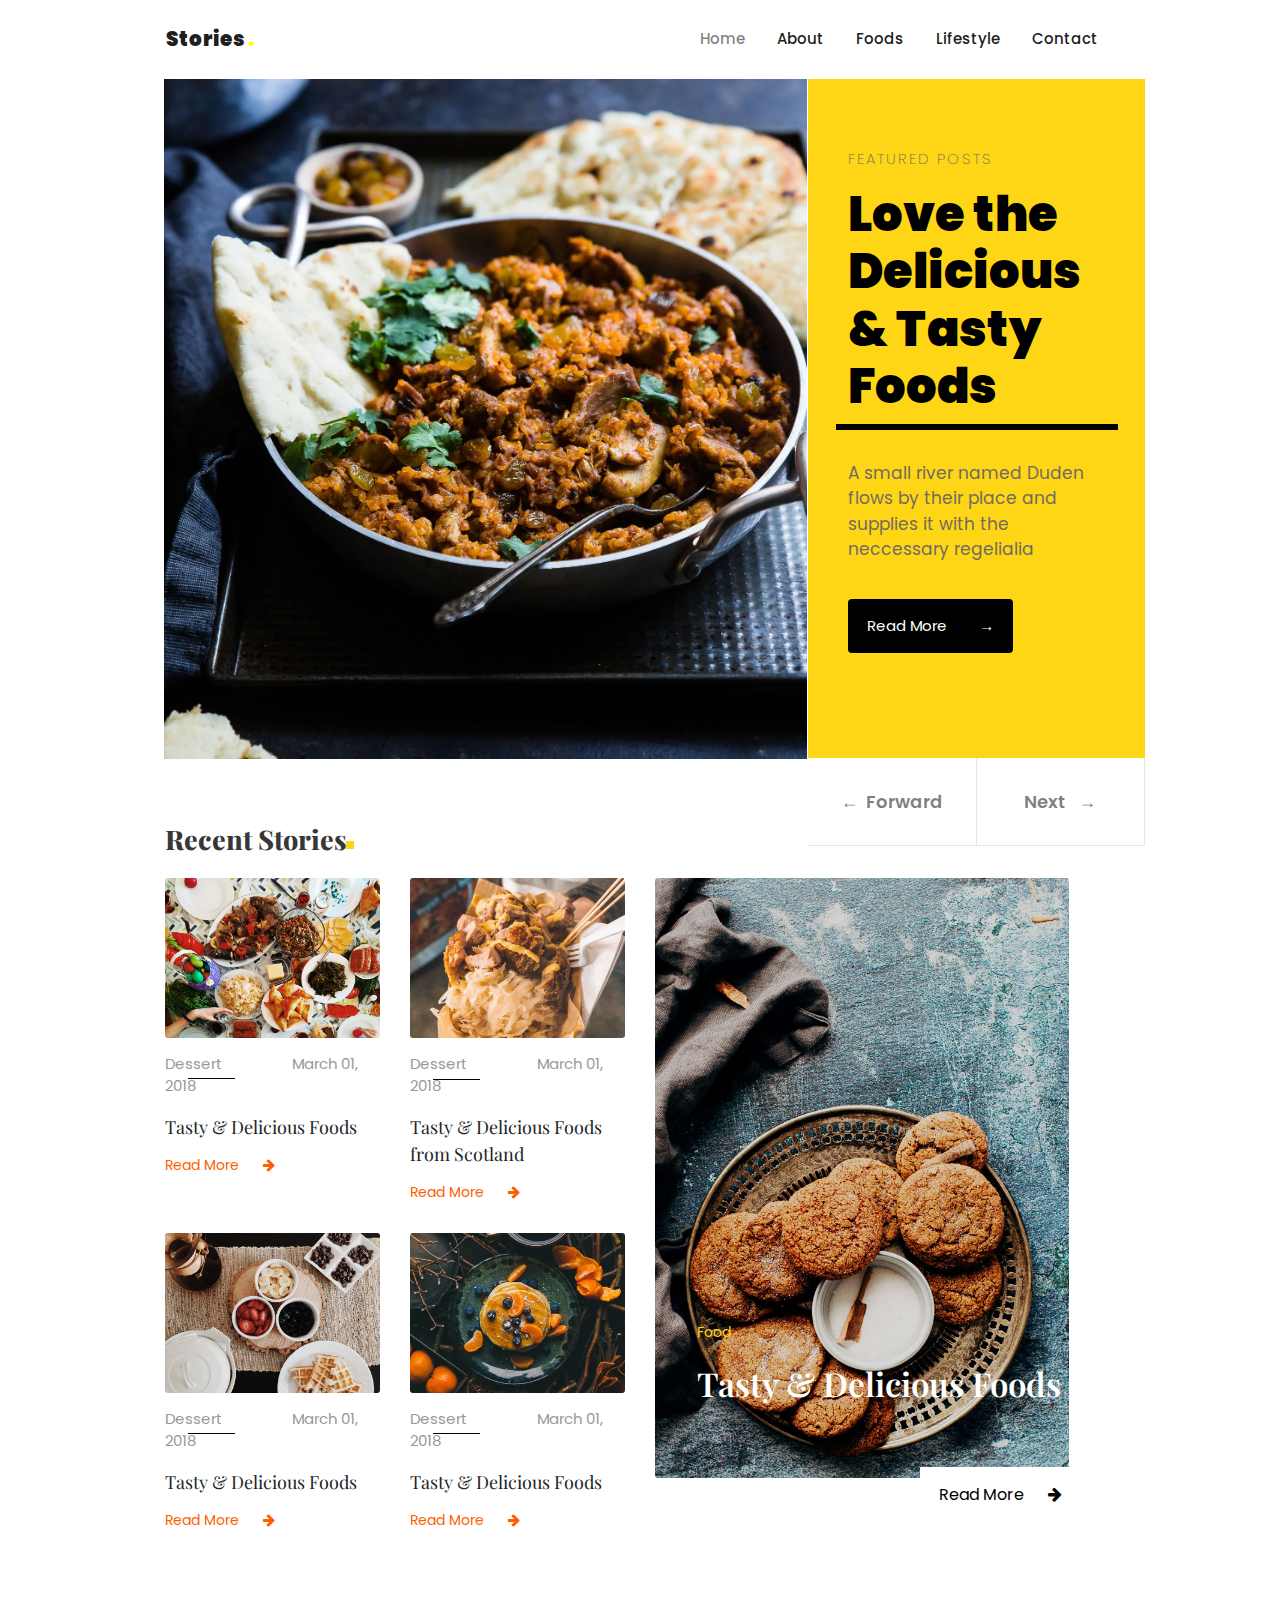
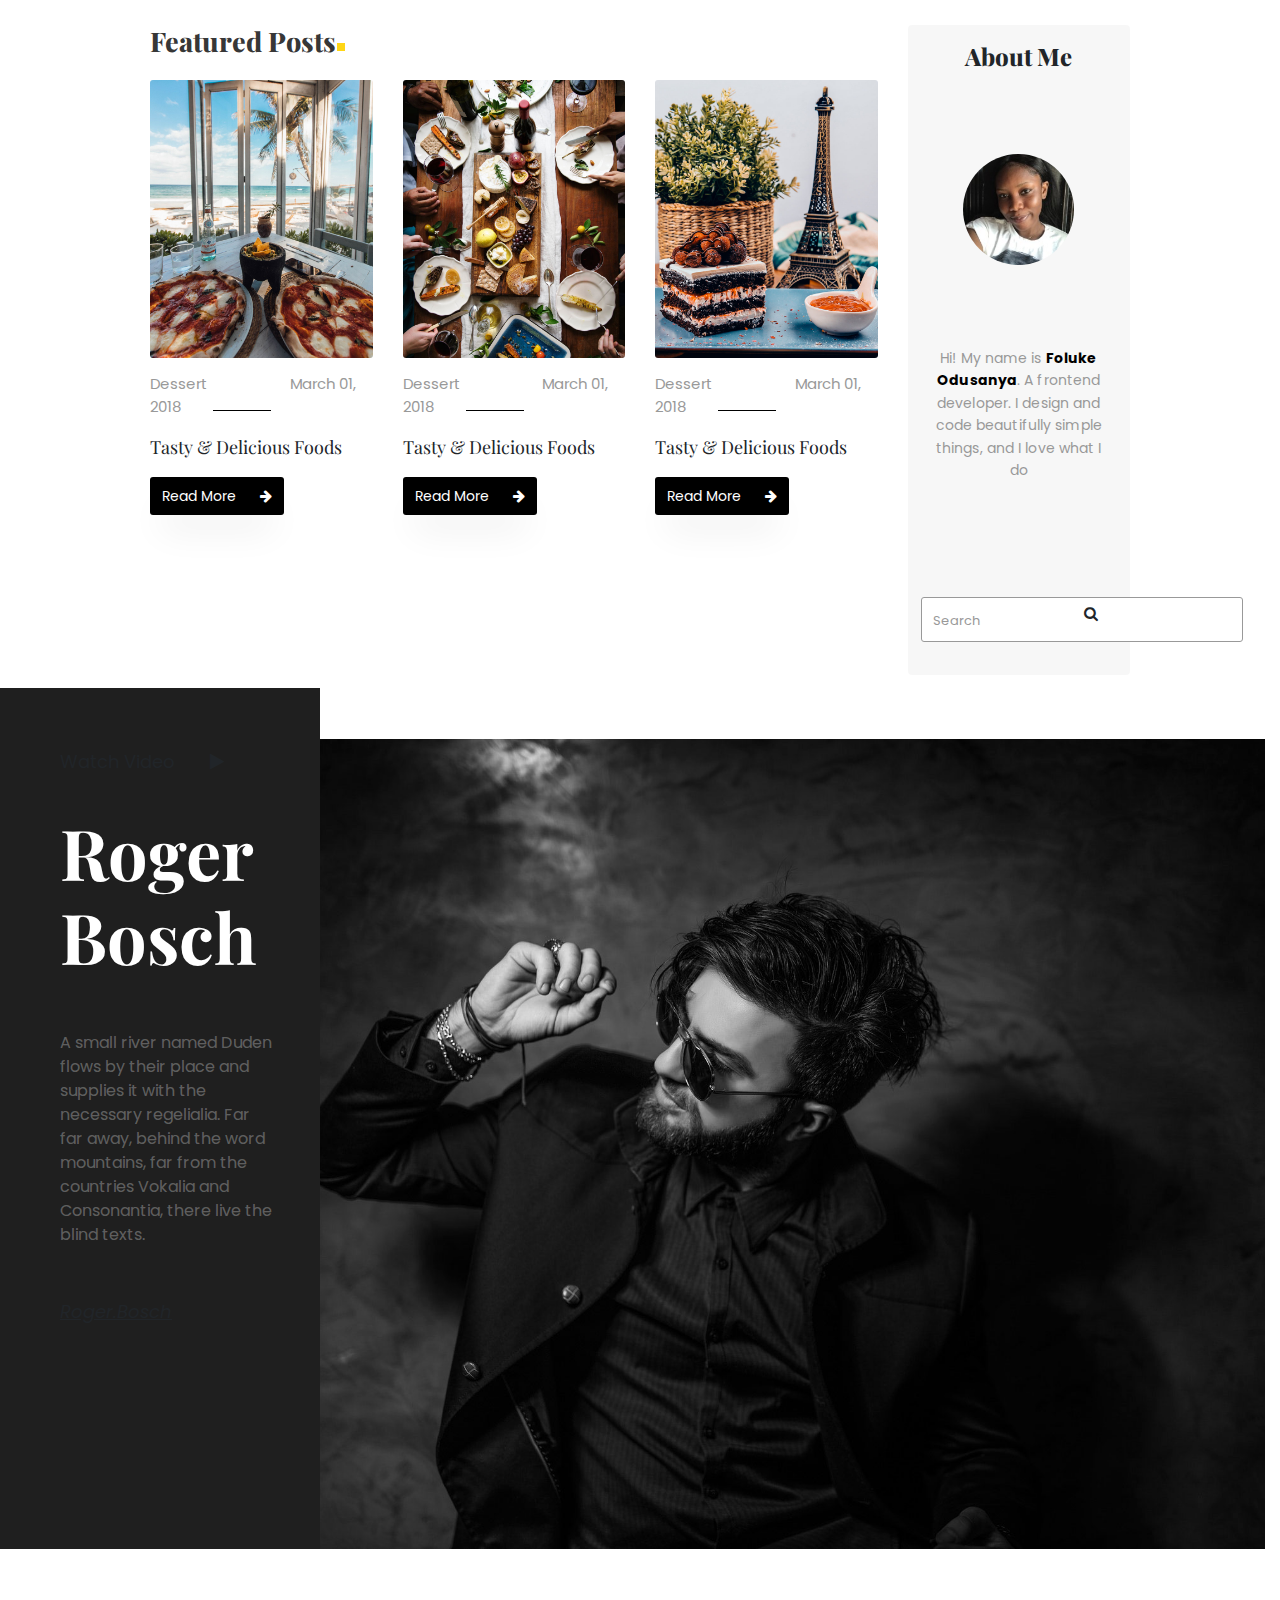
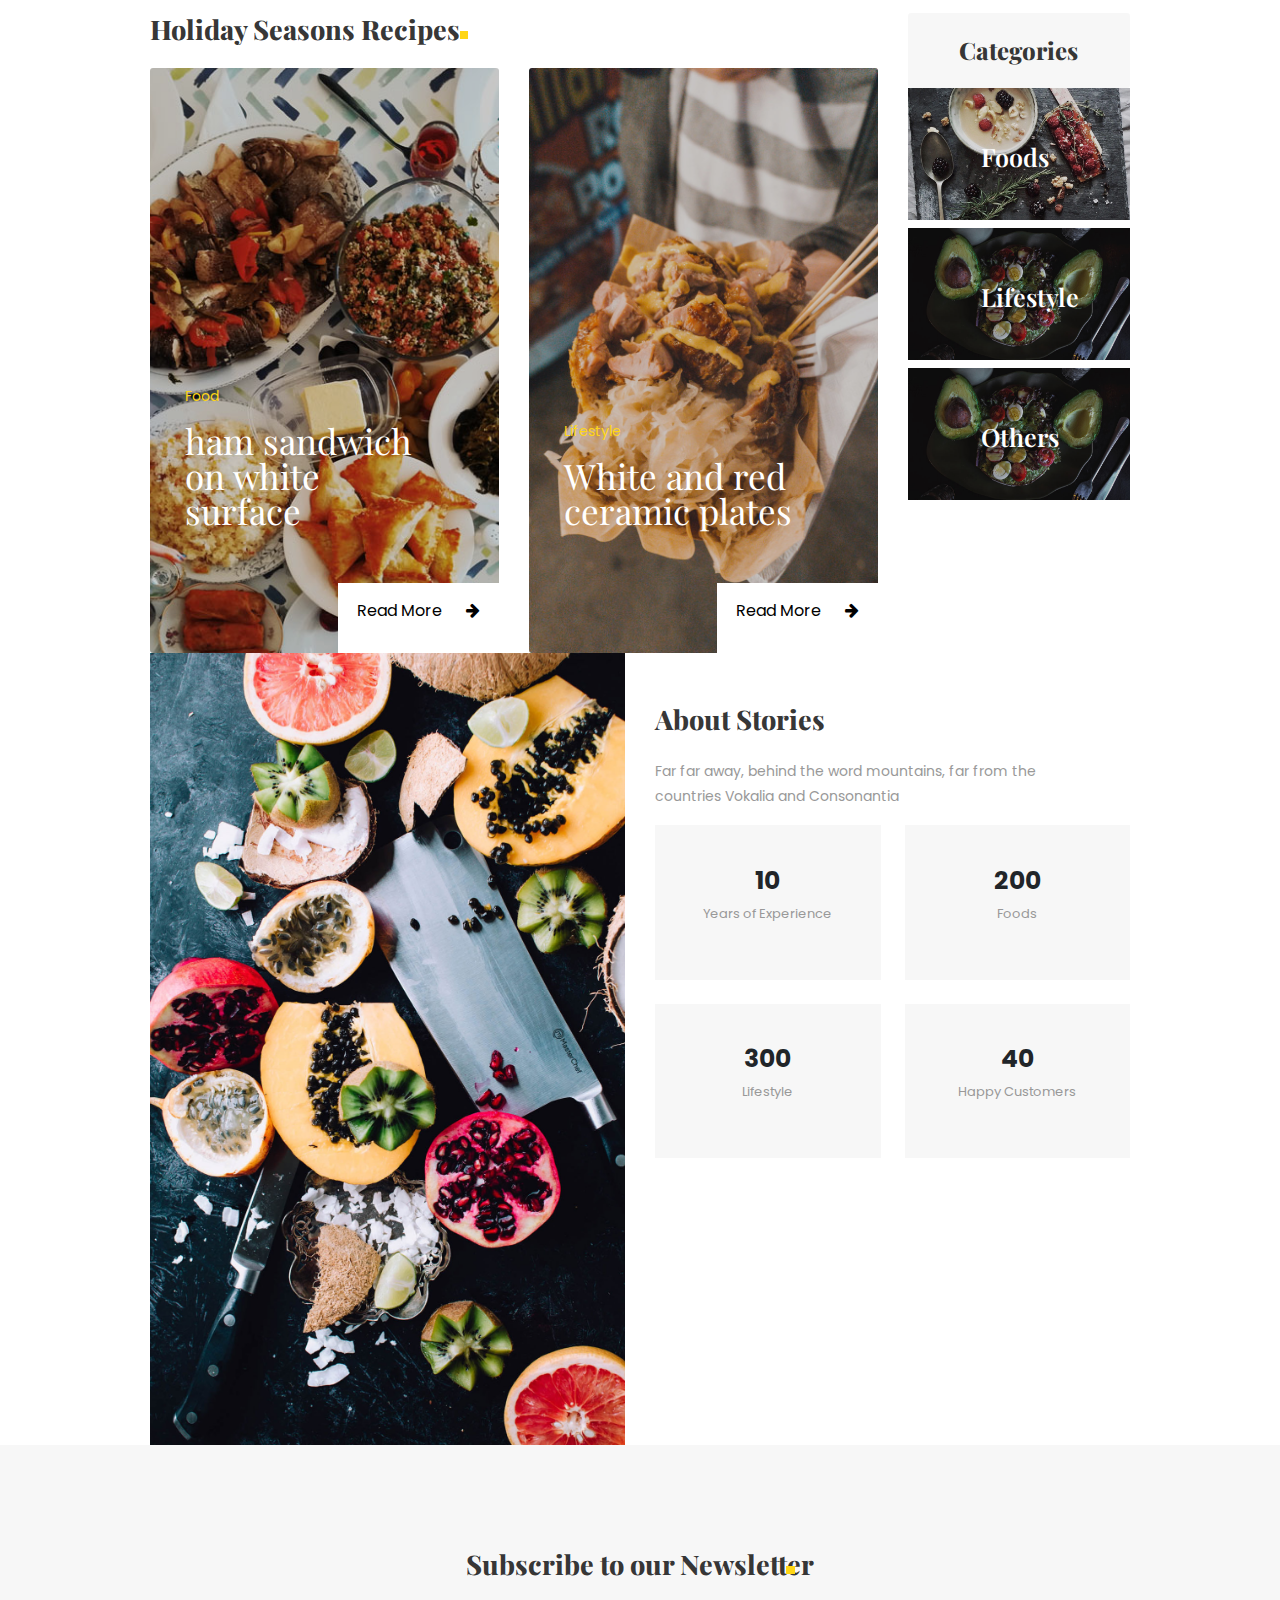
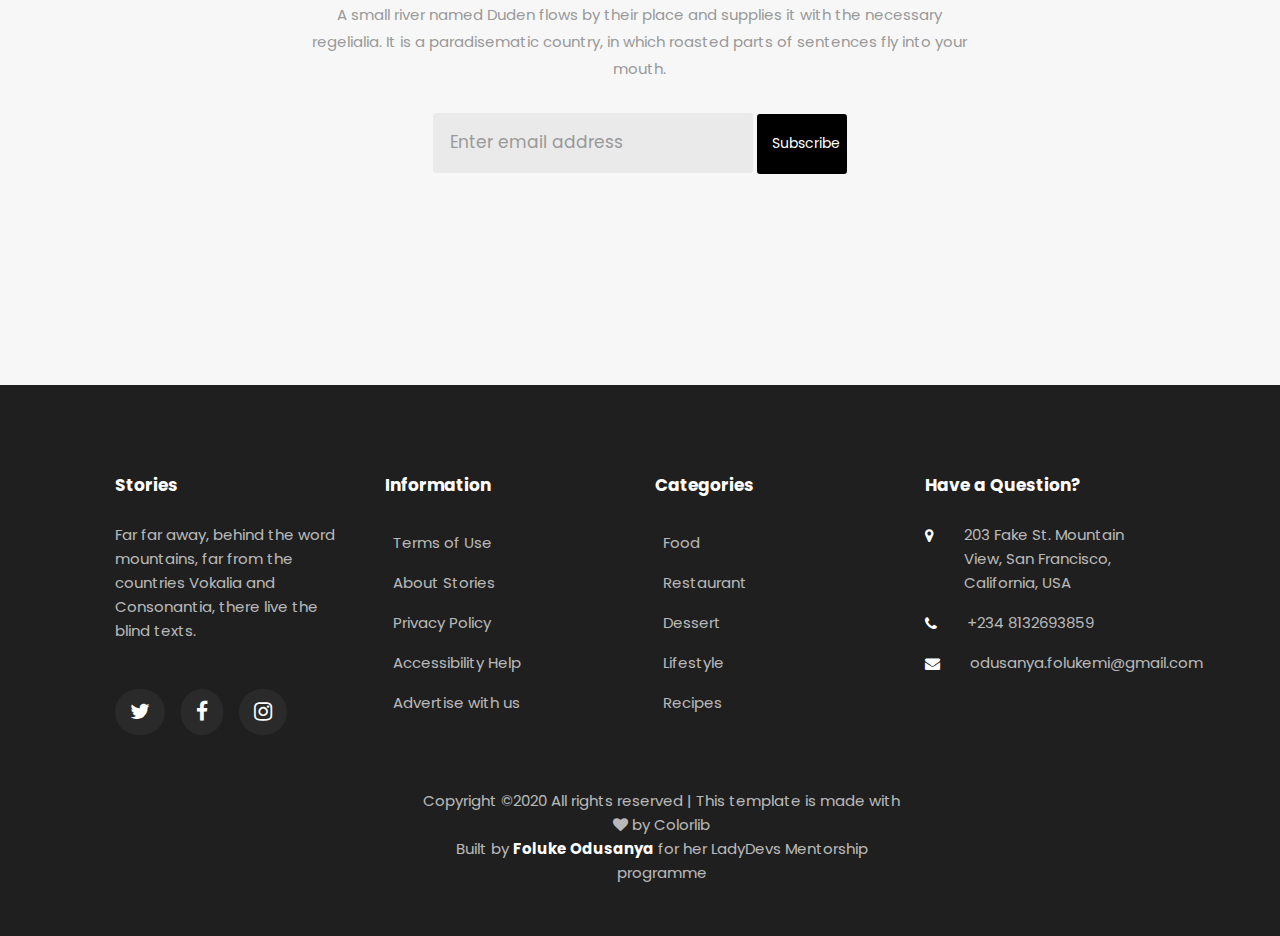
<file: index.html>
<!DOCTYPE html>
<html>

<head>
  <title>Colorlib-Stories</title>
  <link rel="stylesheet" href="styles.css" />
  <link rel="stylesheet" href="https://cdnjs.cloudflare.com/ajax/libs/font-awesome/4.7.0/css/font-awesome.min.css" />
  <link rel="stylesheet" href="https://stackpath.bootstrapcdn.com/bootstrap/4.5.2/css/bootstrap.min.css"
    integrity="sha384-JcKb8q3iqJ61gNV9KGb8thSsNjpSL0n8PARn9HuZOnIxN0hoP+VmmDGMN5t9UJ0Z" crossorigin="anonymous" />
  <link
    href="https://fonts.googleapis.com/css2?family=Playfair+Display:wght@400;500;600;700;800;900&family=Poppins:wght@100;200;300;400;500;600;700;800;900&display=swap"
    rel="stylesheet">
    <link rel="stylesheet" href="https://stackpath.bootstrapcdn.com/bootstrap/4.3.1/css/bootstrap.min.css">
  </head>
  <body>
</head>

<body>
  <div class="navigation">
     <input type="checkbox" name="" id="navi-toggle" class="navigation-checkbox">
     <label for="navi-toggle" class="navigation-button">
       <span class="navigation-icon">&nbsp;</span>
       MENU
      </label>
    <div class="navigation-background">&nbsp;</div>
    <nav class="navigation-nav">
      <ul class="navigation-list">
        <li class="navigation-item">
          <a class="navigation-link" href="index.html">Home</a>
        </li>
        <li class="navigation-item active">
          <a class="navigation-link" href="about.html"> About</a>
        </li>
        <li class="navigation-item active">
          <a class="navigation-link" href="foods.html">Foods</a>
        </li>
        <li class="navigation-item active">
          <a class="navigation-link" href="lifestyle.html">Lifestyle </a>
        </li>
        <li class="navigation-item active">
          <a class="navigation-link" href="contact.html">Contact </a>
        </li>
      </ul>
    </nav>

  </div>



  <nav class="navbar nav navbar-expand-lg navbar-light">
    <a class="navbar-brand stories" href="index.html">Stories <span class="fullstop">.</span></a>

    <div class="collapse navbar-collapse" id="navbarSupportedContent">
      <ul class="navbar-nav ml-auto">
        <li class="nav-item">
          <a class="nav-link" href="index.html">Home</a>
        </li>
        <li class="nav-item active">
          <a class="nav-link" href="about.html"> About</a>
        </li>
        <li class="nav-item active">
          <a class="nav-link" href="foods.html">Foods</a>
        </li>
        <li class="nav-item active">
          <a class="nav-link" href="lifestyle.html">Lifestyle </a>
        </li>
        <li class="nav-item active">
          <a class="nav-link" href="contact.html">Contact </a>
        </li>
      </ul>
    </div>
  </nav>


  <section class=" bigsec">
    <div class="big-sec-row">
      <div class="row">
        <div class="colimg col-lg-8 col-sm-12">
          <img class="c-img" src="images/bg_1.webp" alt="image" />
        </div>
        <div class="col-lg-4 col-sm-12 coltext">
          <h5 class="content-1">FEATURED POSTS</h5>
          <h3 class="content-2">Love the Delicious & Tasty Foods</h3>
          <hr class="hr" />
          <p class="content-3">
            A small river named Duden flows by their place and supplies it
            with the neccessary regelialia
          </p>
          <button type="button" class="btn fbtn">
            Read More &nbsp;&nbsp;&nbsp;&nbsp;&nbsp;&nbsp; &rarr;
          </button>
          <div class="row btn-feat">

            <div class="secbtn-1 col-lg-6 ">
              <a href="" class="forward">
                &larr; </i>
                &nbsp;Forward</a>
            </div>
            <div class="secbtn-2 col-lg-6">
              <a href="" class="next">
                Next &nbsp;
                &rarr; </a>
            </div>
          </div>
        </div>
      </div>
    </div>
  </section>


  <!-- Recent stories section -->

  <section class=" recent-stories">

    <h2 class="recent sub-head"> Recent Stories </h2>

    <div class="row recent-row">
      <div class="col-lg-6 col-sm-12">
        <div class="row recent-card">
          <div class="col-lg-6 col-sm-12">
            <div class="card border-0">
              <img src="images/image_1.jpg" class="card-img-top" alt="recent image">
              <div class="card-body ">
                <p class="card-text">Dessert <span class="card-date">March 01, 2018</span>
                  <hr class="dash">
                </p>
                <h5 class="card-title">Tasty & Delicious Foods</h5>
                <a href="#" class=" btn-card">Read More &nbsp; &nbsp; &nbsp;<i class="fa fa-arrow-right"
                    aria-hidden="true"></i></a>
              </div>
            </div>
          </div>
          <div class="col-lg-6 col-sm-12">
            <div class="card border-0">
              <img src="images/image_2.jpg" class="card-img-top" alt="recent image">
              <div class="card-body">
                <p class="card-text">Dessert <span class="card-date">March 01, 2018</span>
                  <hr class="dash-scot">
                </p>
                <h5 class="card-title">Tasty & Delicious Foods from Scotland</h5>
                <a href="#" class="btn-card">Read More &nbsp; &nbsp; &nbsp;<i class="fa fa-arrow-right"
                    aria-hidden="true"></i></a>
              </div>
            </div>
          </div>
          <div class="col-lg-6 col-sm-12">
            <div class="card border-0">
              <img src="images/image_3.jpg" class="card-img-top" alt="recent image">
              <div class="card-body">
                <p class="card-text">Dessert <span class="card-date">March 01, 2018</span>
                  <hr class="dash">
                </p>
                <h5 class="card-title">Tasty & Delicious Foods</h5>
                <a href="#" class="btn-card">Read More &nbsp; &nbsp; &nbsp;<i class="fa fa-arrow-right"
                    aria-hidden="true"></i></a>
              </div>
            </div>
          </div>
          <div class="col-lg-6 col-sm-12">
            <div class="card border-0">
              <img src="images/image_4.jpg" class="card-img-top" alt="...">
              <div class="card-body">
                <p class="card-text">Dessert <span class="card-date">March 01, 2018</span>
                  <hr class="dash">
                </p>
                <h5 class="card-title">Tasty & Delicious Foods</h5>
                <a href="#" class="btn-card">Read More &nbsp; &nbsp; &nbsp;<i class="fa fa-arrow-right"
                    aria-hidden="true"></i></a>
              </div>
            </div>
          </div>
        </div>
      </div>

      <div class="col-lg-6 col-sm-12">
        <div class="">
          <div class="cover-text">
            <p class="img-title">Food</p>
            <h1 class="img-text">Tasty & Delicious Foods</h1>
          </div>
          <div><img class="recentImg" src="images/image-5.jpg" alt="cover image" /></div>

        </div>
        <div>
          <a href="#" class="btn img-btn">Read More &nbsp; &nbsp; &nbsp;<i class="fa fa-arrow-right"
              aria-hidden="true"></i></a>
        </div>
      </div>
    </div>
  </section>

  <section class=" featured-posts">
    <div class="row">
      <div class="col-lg-9">
        <div>
          <h2 class="featured sub-head">Featured Posts </h2>
        </div>
        <div class="row">
          <div class=" col-lg-4">
            <div class="featured__card border-0">
              <img src="images/blog-1.jpg" class="featured__photo" alt="blog image">
              <div class="featured__card-body">
                <p class="featured__card-text">Dessert <span class="featured__card-date">March 01, 2018</span>
                  <hr class="featured__dash">
                </p>
                <h5 class="featured__card-title">Tasty & Delicious Foods</h5>
                <a href="javascript:void(0);" class="featured__btn-card">Read More &nbsp; &nbsp; &nbsp;<i
                    class="fa fa-arrow-right" aria-hidden="true"></i></a>
              </div>
            </div>
          </div>
          <div class=" col-lg-4">
            <div class="featured__card border-0">
              <img src="images/blog-2.jpg" class="featured__photo" alt="blog image">
              <div class="featured__card-body">
                <p class="featured__card-text">Dessert <span class="featured__card-date">March 01, 2018</span>
                  <hr class="featured__dash">
                </p>
                <h5 class="featured__card-title">Tasty & Delicious Foods</h5>
                <a href="javascript:void(0);" class="featured__btn-card">Read More &nbsp; &nbsp; &nbsp;<i
                    class="fa fa-arrow-right" aria-hidden="true"></i></a>
              </div>
            </div>
          </div>
          <div class=" col-lg-4">
            <div class="featured__card border-0">
              <img src="images/blog-3.jpg" class="featured__photo" alt="blog image">
              <div class="featured__card-body">
                <p class="featured__card-text">Dessert <span class="featured__card-date">March 01, 2018</span>
                  <hr class="featured__dash">
                </p>
                <h5 class="featured__card-title">Tasty & Delicious Foods</h5>
                <a href="javascript:void(0);" class="featured__btn-card">Read More &nbsp; &nbsp; &nbsp;<i
                    class="fa fa-arrow-right" aria-hidden="true"></i></a>
              </div>
            </div>
          </div>
        </div>
      </div>

      <div class="featured__about col-lg-3">
        <div class="card card-about border-0">
          <h2 class="featured__about-head">About Me</h2>
          <img class="featured__author-image" src="images/folu.jpg" alt="author image">
          <p class="featured__about-text">Hi! My name is <strong>Foluke Odusanya</strong>. A frontend developer. I
            design and code beautifully simple things, and I love what I do </p>
          <form class="search">
            <input type="text" placeholder="Search" name="search">
            <a class="btn search-btn" href="javascript:void(0);" type="submit"><i class="fa fa-search abt-search"></i></a>
          </form>
        </div>

      </div>
    </div>
  </section>

  <section class="roger">
    <div class="row mr-0 ml-0">
      <div class="roger__text col-lg-3 pr-0">
        <a class="watch-video">Watch Video &nbsp; &nbsp; &nbsp; <i class="fa fa-play "></i> </a>
        <h1 class="roger-name">Roger <br> Bosch</h1>
        <p class="roger-story">A small river named Duden flows by their place and supplies it with the necessary
          regelialia. Far far away,
          behind the word mountains, far from the countries Vokalia and Consonantia, there live the blind texts.
        </p>
        <a class="roger-link"><i>Roger.Bosch</i></a>
      </div>
      <div class="roger__photo col-lg-9 pl-0">

        <img src="images/bg_3.jpg" class="roger-img" alt="roger photo">

      </div>
    </div>
  </section>

  <section class=" holiday-seasons">
    <div class="row">
      <div class="recipes col-lg-9 ">
        <h2 class="holiday sub-head">Holiday Seasons Recipes</h2>
        <div class="row">
          <div class="col-lg-6">
            <div><img src="images/holiday-img1.jpg" alt="Recipe" class="hols-img"></div>
            <div class="holiday-cover">
              <p class="holiday-title">Food</p>
              <h2 class="holiday-text">ham sandwich on white surface</h2>
            </div>
            <div>
              <a href="#" class="btn holiday-btn">Read More &nbsp; &nbsp; &nbsp;<i class="fa fa-arrow-right"
                  aria-hidden="true"></i></a>
            </div>
          </div>
          <div class="col-lg-6">
            <div><img src="images/holiday-img2.jpg" alt="Recipe" class="hols-img"></div>
            <div class="holiday-cover">
              <p class="holiday-title">Lifestyle</p>
              <h2 class="holiday-text">White and red ceramic plates</h2>
            </div>
            <div>
              <a href="javascript:void(0);" class="btn holiday-btn">Read More &nbsp; &nbsp; &nbsp;<i
                  class="fa fa-arrow-right" aria-hidden="true"></i></a>
            </div>
          </div>
        </div>
      </div>
      <div class="categories col-lg-3">
        <h2 class="sub-head category-head m-0">Categories</h2>
        <div class="category-div">
          <h3 class="category-text cat1">Foods</h3>
          <img src="images/holiday-img3.jpg" alt="reciipes" class="category-img">
        </div>
        <div class="category-div">
          <h3 class="category-text cat2">Lifestyle</h3>
          <img src="images/holiday-img4.jpg" alt="reciipes" class="category-img">
        </div>
        <div class="category-div">
          <h3 class="category-text cat3">Others</h3>
          <img src="images/holiday-img4.jpg" alt="reciipes" class="category-img">
        </div>


      </div>
    </div>
  </section>

  <section class=" about-stories-section">
    <div class="row">

      <div class="col-lg-6">
        <img src="images/hol-img5.jpg" alt="" class="about-stories-img">

      </div>
      <div class="col-lg-6 about-stories">
        <h2 class="about-head sub-head">About stories</h2>
        <p class="about-stories-text">Far far away, behind the word mountains, far from the countries Vokalia and
          Consonantia</p>
        <div class="about-stories-grid">
          <div class="stories-grid">
            <h3 class="stories-grid-head">10</h3>
            <p class="stories-grid-text">Years of Experience</p>
          </div>
          <div class="stories-grid">
            <h3 class="stories-grid-head">200</h3>
            <p class="stories-grid-text">Foods</p>
          </div>
          <div class="stories-grid">
            <h3 class="stories-grid-head">300</h3>
            <p class="stories-grid-text">Lifestyle</p>
          </div>
          <div class="stories-grid">
            <h3 class="stories-grid-head">40</h3>
            <p class="stories-grid-text">Happy Customers</p>
          </div>

        </div>
      </div>
    </div>

  </section>

  <section class="newsletter">
    <h2 class="sub-head newsletter-head">Subscribe to our Newsletter</h2>
    <p class="newsletter-text">A small river named Duden flows by their place and supplies it with the necessary
      regelialia. It is a paradisematic country, in which roasted parts of sentences fly into your mouth.
    </p>
    <form action="/action_page.php">
      <input class="email" type="email" id="email" name="email" placeholder="Enter email address">
      <input class="subscribe" value="Subscribe" type="submit">
    </form>

  </section>

  <footer class="footer">
    <div class="footer-content row">
      <div class="footer-stories col-lg-3">
        <h3 class="footer-head">
          Stories
        </h3>
        <p class="footer-text">
          Far far away, behind the word mountains, far from the countries Vokalia and Consonantia, there live the blind
          texts.
        </p>
        <div class="social">
          <div class="pr-3 fsp"><i class="fa fa-twitter fa-lg icon" aria-hidden="true"></i></div>
          <div class="pr-3 fsp"><i class="fa fa-facebook fa-lg icon" aria-hidden="true"></i></div>
          <div class="pr-3 fsp"><i class="fa fa-instagram fa-lg icon" aria-hidden="true"></i></div>
        </div>
      </div>

      <div class="footer-info col-lg-3">
        <h3 class="footer-head">Information</h3>
        <ul class="footer-text">
          <li>Terms of Use</li>
          <li>About Stories</li>
          <li>Privacy Policy</li>
          <li>Accessibility Help</li>
          <li>Advertise with us</li>
        </ul>

      </div>

      <div class="categories col-lg-3">
        <h3 class="footer-head">Categories</h3>
        <ul class="footer-text">
          <li>Food</li>
          <li>Restaurant</li>
          <li>Dessert</li>
          <li>Lifestyle</li>
          <li>Recipes</li>
        </ul>
      </div>

      <div class="questions col-lg-3">
        <h3 class="footer-head">Have a Question?</h3>
        <div class="footer-text ">
          <div class="footer-question">
            <i class="fa fa-map-marker ques-icon" aria-hidden="true"></i>
            <p> 203 Fake St. Mountain View, San Francisco, California,
              USA</p>
          </div>
          <div class="footer-question">
            <i class="fa fa-phone ques-icon" aria-hidden="true"></i>
            <p> +234 8132693859</p>
          </div>
          <div class="footer-question">
            <i class="fa fa-envelope ques-icon" aria-hidden="true"></i>
            <p> odusanya.folukemi@gmail.com</p>

          </div>
        </div>

      </div>


    </div>
    <p class="footer-text copyright">Copyright &copy;2020 All rights reserved | This template is made with <i
        class="fa fa-heart" aria-hidden="true"></i> by Colorlib <br> Built
      by <strong class="footer-strong">Foluke Odusanya</strong>
      for her LadyDevs Mentorship programme
    </p>
  </footer>


</body>
</html>
</body>

</html>
</file>
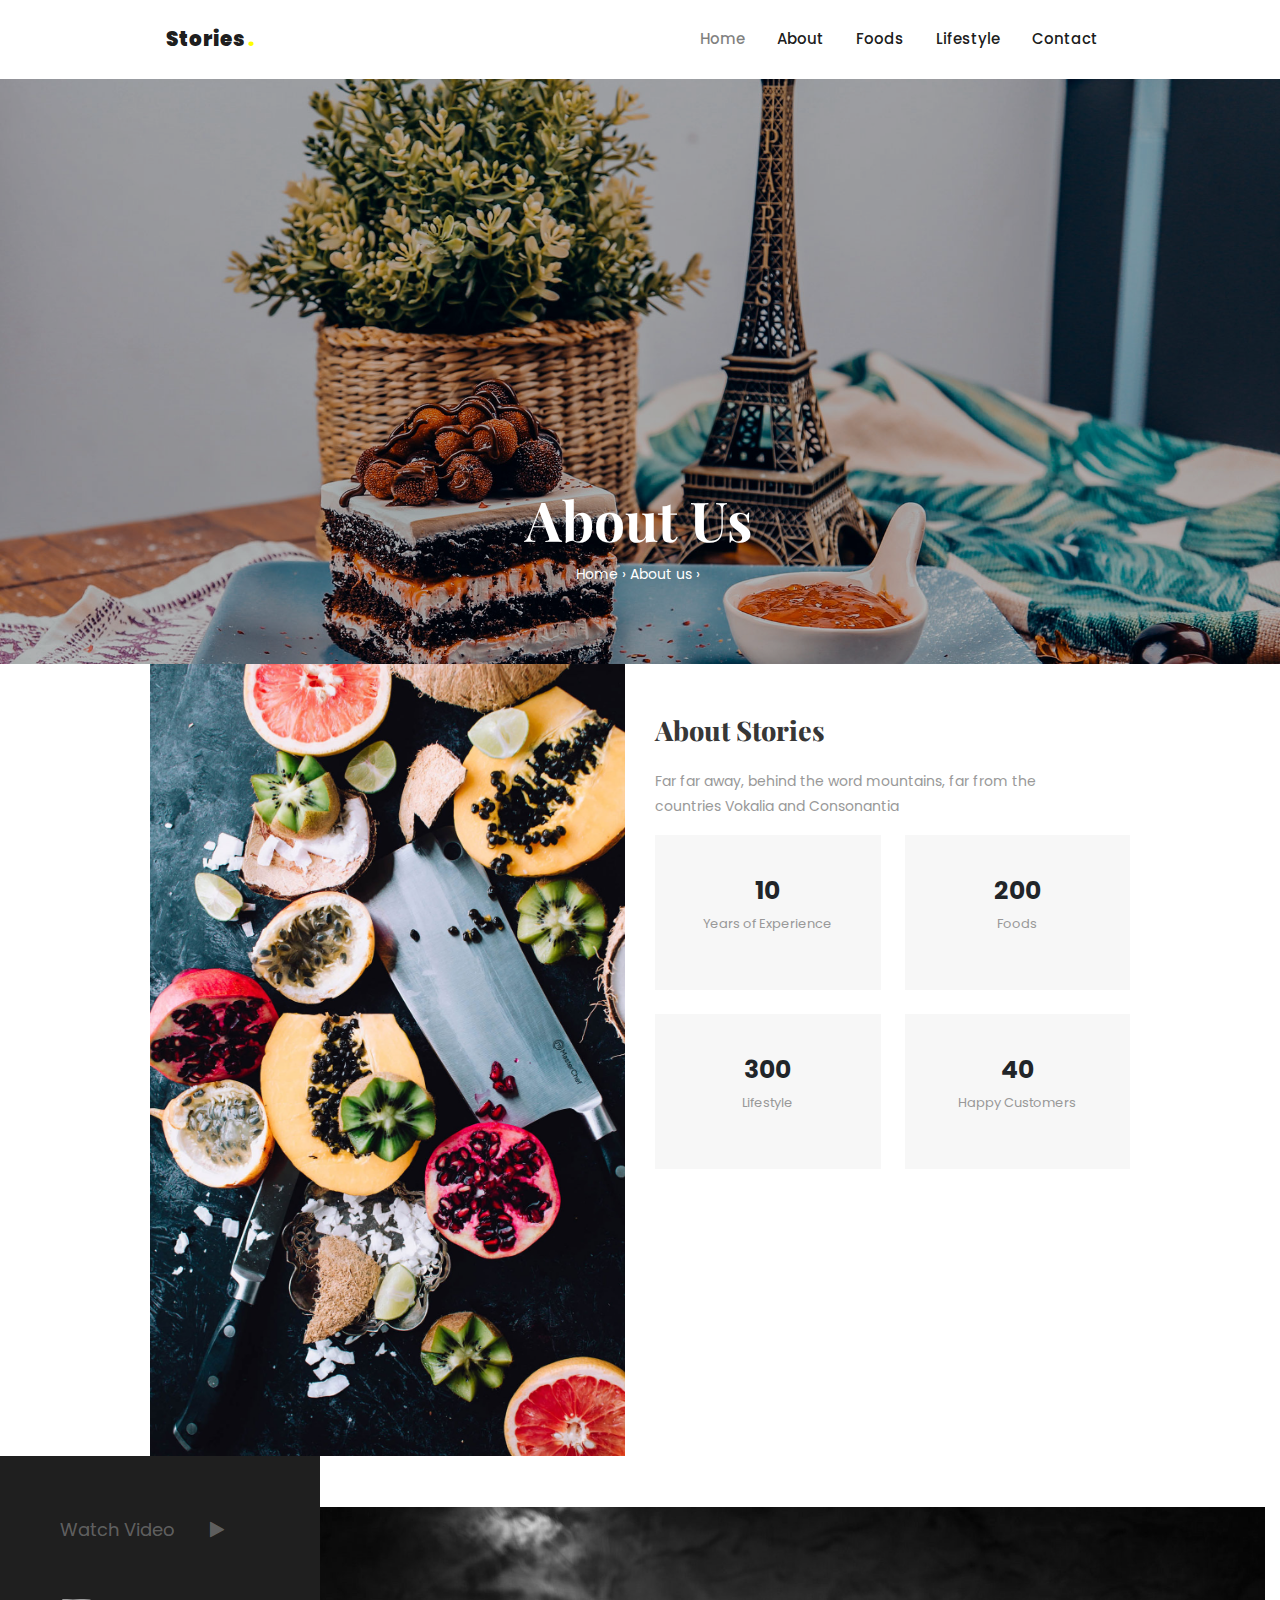
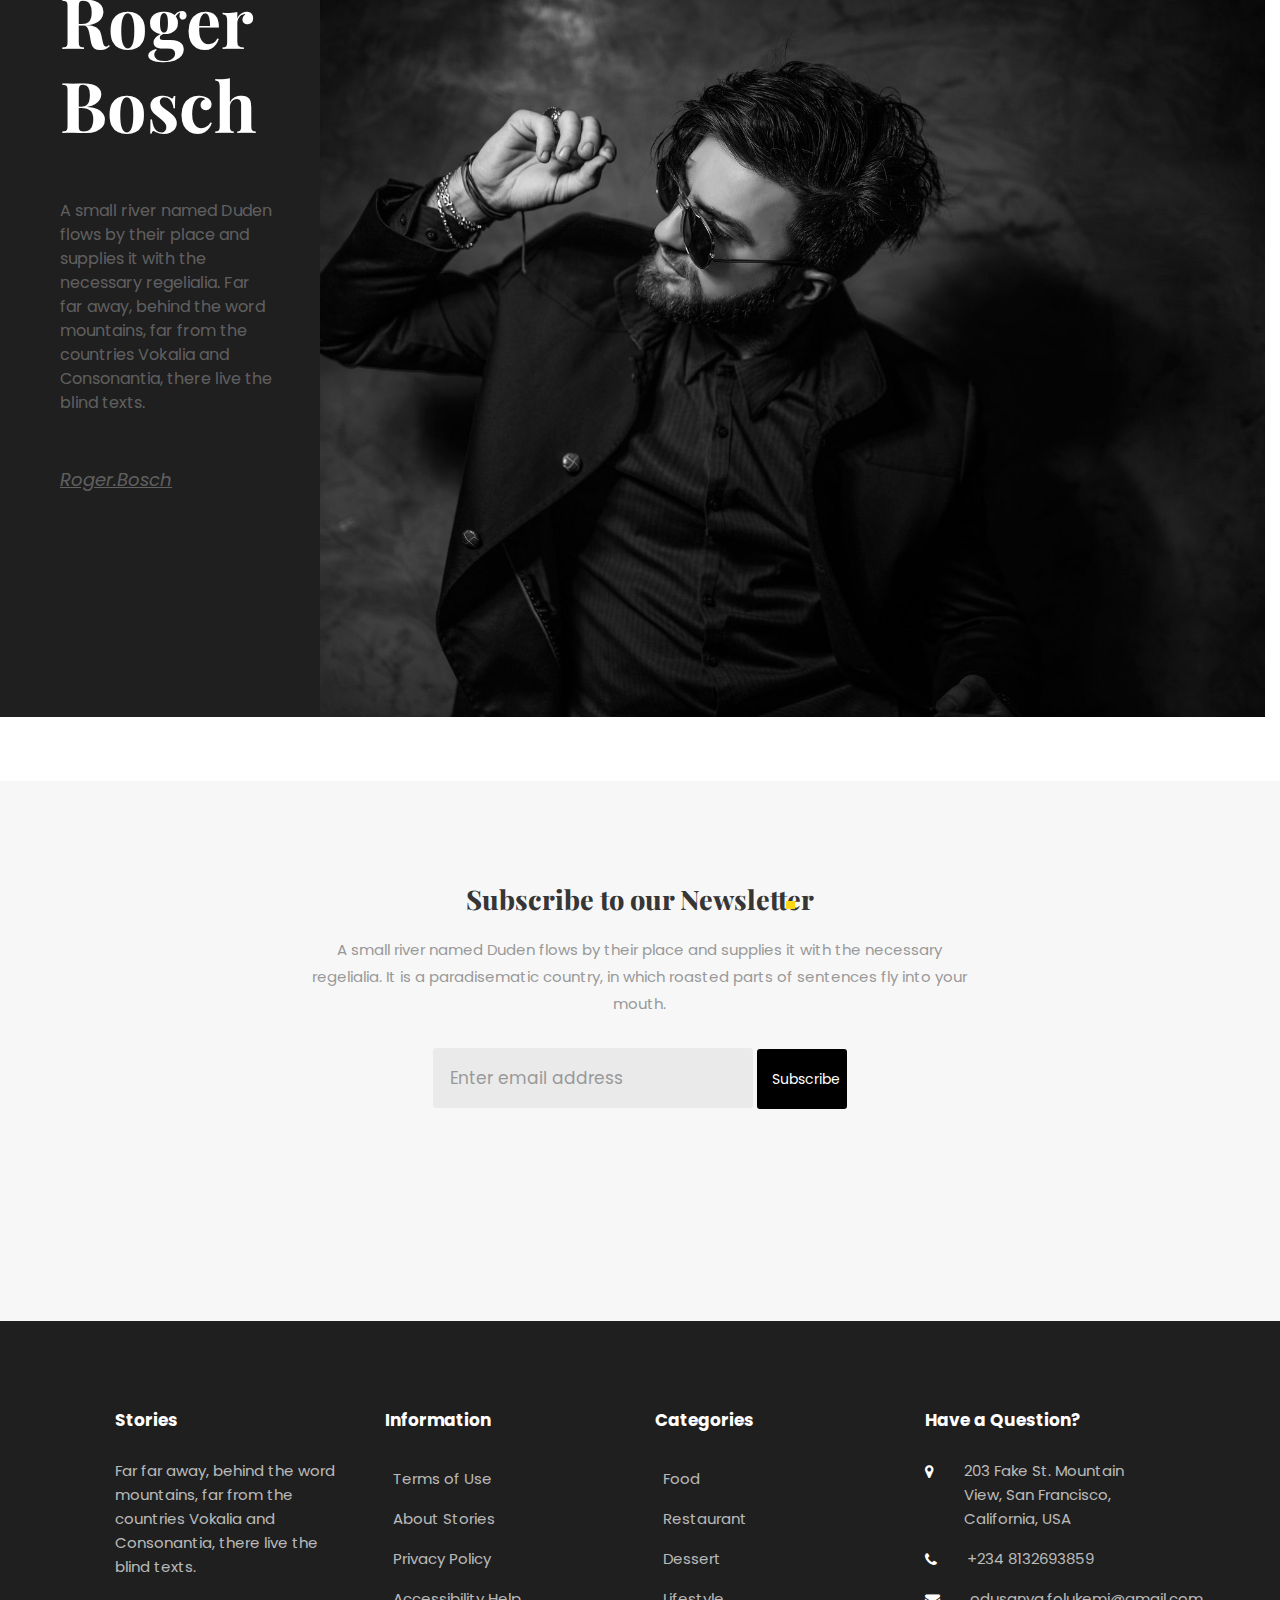
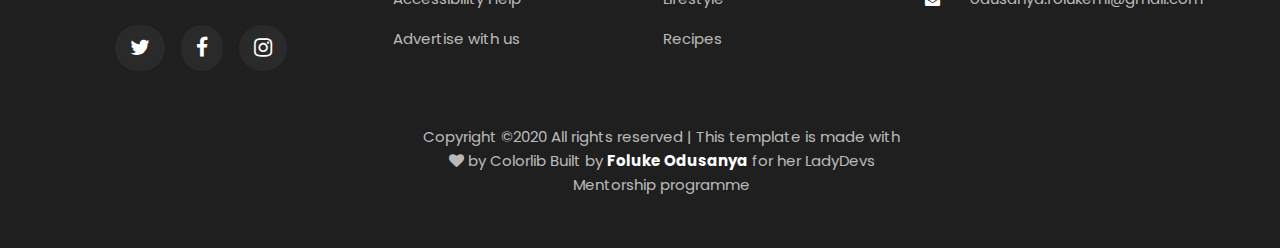
<file: about.html>
<!DOCTYPE html>
<html lang="en">
<head>
    <link rel="stylesheet" href="styles.css" />
    <link rel="stylesheet" href="https://cdnjs.cloudflare.com/ajax/libs/font-awesome/4.7.0/css/font-awesome.min.css" />
    <link rel="stylesheet" href="https://stackpath.bootstrapcdn.com/bootstrap/4.5.2/css/bootstrap.min.css"
      integrity="sha384-JcKb8q3iqJ61gNV9KGb8thSsNjpSL0n8PARn9HuZOnIxN0hoP+VmmDGMN5t9UJ0Z" crossorigin="anonymous" />
    <link
      href="https://fonts.googleapis.com/css2?family=Playfair+Display:wght@400;500;600;700;800;900&family=Poppins:wght@100;200;300;400;500;600;700;800;900&display=swap"
      rel="stylesheet">
    <title>Colorlib-About</title>
</head>
<body class="about-body">
  <div class="navigation">
    <input type="checkbox" name="" id="navi-toggle" class="navigation-checkbox">
    <label for="navi-toggle" class="navigation-button">
      <span class="navigation-icon">&nbsp;</span>
      MENU
     </label>
   <div class="navigation-background">&nbsp;</div>
   <nav class="navigation-nav">
     <ul class="navigation-list">
       <li class="navigation-item">
         <a class="navigation-link" href="index.html">Home</a>
       </li>
       <li class="navigation-item active">
         <a class="navigation-link" href="about.html"> About</a>
       </li>
       <li class="navigation-item active">
         <a class="navigation-link" href="foods.html">Foods</a>
       </li>
       <li class="navigation-item active">
         <a class="navigation-link" href="lifestyle.html">Lifestyle </a>
       </li>
       <li class="navigation-item active">
         <a class="navigation-link" href="contact.html">Contact </a>
       </li>
     </ul>
   </nav>

 </div>
  <nav class="navbar nav navbar-expand-lg navbar-light">
    <a class="navbar-brand stories" href="index.html">Stories <span class="fullstop">.</span></a>
    <button class="navbar-toggler" type="button" data-toggle="collapse" data-target="#navbarSupportedContent" aria-controls="navbarSupportedContent" aria-expanded="false" aria-label="Toggle navigation">
      <span class="navbar-toggler-icon">MENU</span>
    </button>

    <div class="collapse navbar-collapse" id="navbarSupportedContent">
      <ul class="navbar-nav ml-auto">
        <li class="nav-item">
          <a class="nav-link" href="index.html">Home</a>
        </li>
        <li class="nav-item active">
          <a class="nav-link" href="about.html"> About</a>
        </li>
        <li class="nav-item active">
          <a class="nav-link" href="foods.html">Foods</a>
        </li>
        <li class="nav-item active">
          <a class="nav-link" href="lifestyle.html">Lifestyle </a>
        </li>
        <li class="nav-item active">
          <a class="nav-link" href="contact.html">Contact </a>
        </li>
      </ul>
    </div>
  </nav>

  <section class="image-head">
    <img src="images/hero.jpg" alt="image" class="image-headimg">
    <div class="image-text">
      <h1 class="image-textbig">About Us</h1>
      <p class="image-textsmall">Home &#8250; About us &#8250;</p>
    </div>
    
  </section>

  <section class=" mt-0 about-stories-section">
    <div class="row">

      <div class="col-lg-6">
        <img src="images/hol-img5.jpg" alt="" class="about-stories-img">

      </div>
      <div class="col-lg-6 about-stories">
        <h2 class="about-head sub-head">About stories</h2>
        <p class="about-stories-text">Far far away, behind the word mountains, far from the countries Vokalia and
          Consonantia</p>
        <div class="about-stories-grid">
          <div class="stories-grid">
            <h3 class="stories-grid-head">10</h3>
            <p class="stories-grid-text">Years of Experience</p>
          </div>
          <div class="stories-grid">
            <h3 class="stories-grid-head">200</h3>
            <p class="stories-grid-text">Foods</p>
          </div>
          <div class="stories-grid">
            <h3 class="stories-grid-head">300</h3>
            <p class="stories-grid-text">Lifestyle</p>
          </div>
          <div class="stories-grid">
            <h3 class="stories-grid-head">40</h3>
            <p class="stories-grid-text">Happy Customers</p>
          </div>

        </div>
      </div>
    </div>

  </section>

  <section class="roger">
    <div class="row mr-0 ml-0">
      <div class="roger__text col-lg-3 pr-0">
        <a class="watch-video">Watch Video &nbsp; &nbsp; &nbsp; <i class="fa fa-play "></i> </a>
        <h1 class="roger-name">Roger <br> Bosch</h1>
        <p class="roger-story">A small river named Duden flows by their place and supplies it with the necessary
          regelialia. Far far away,
          behind the word mountains, far from the countries Vokalia and Consonantia, there live the blind texts.
        </p>
        <a class="roger-link"><i>Roger.Bosch</i></a>
      </div>
      <div class="roger__photo col-lg-9 pl-0">

        <img src="images/bg_3.jpg" class="roger-img" alt="roger photo">

      </div>
    </div>
  </section>

  <section class="newsletter">
    <h2 class="sub-head newsletter-head">Subscribe to our Newsletter</h2>
    <p class="newsletter-text">A small river named Duden flows by their place and supplies it with the necessary
      regelialia. It is a paradisematic country, in which roasted parts of sentences fly into your mouth.
    </p>
    <form action="/action_page.php">
      <input class="email" type="email" id="email" name="email" placeholder="Enter email address">
      <input class="subscribe" value="Subscribe" type="submit">
    </form>

  </section>

  <footer class="footer">
    <div class="footer-content row">
      <div class="footer-stories col-lg-3">
        <h3 class="footer-head">
          Stories
        </h3>
        <p class="footer-text">
          Far far away, behind the word mountains, far from the countries Vokalia and Consonantia, there live the blind
          texts.
        </p>
        <div class="social">
          <div class="pr-3"><i class="fa fa-twitter fa-lg icon" aria-hidden="true"></i></div>
          <div class="pr-3"><i class="fa fa-facebook fa-lg icon" aria-hidden="true"></i></div>
          <div class="pr-3"><i class="fa fa-instagram fa-lg icon" aria-hidden="true"></i></div>
        </div>
      </div>

      <div class="footer-info col-lg-3">
        <h3 class="footer-head">Information</h3>
        <ul class="footer-text">
          <li>Terms of Use</li>
          <li>About Stories</li>
          <li>Privacy Policy</li>
          <li>Accessibility Help</li>
          <li>Advertise with us</li>
        </ul>

      </div>

      <div class="categories col-lg-3">
        <h3 class="footer-head">Categories</h3>
        <ul class="footer-text">
          <li>Food</li>
          <li>Restaurant</li>
          <li>Dessert</li>
          <li>Lifestyle</li>
          <li>Recipes</li>
        </ul>
      </div>

      <div class="questions col-lg-3">
        <h3 class="footer-head">Have a Question?</h3>
        <div class="footer-text ">
          <div class="footer-question">
            <i class="fa fa-map-marker ques-icon" aria-hidden="true"></i>
            <p> 203 Fake St. Mountain View, San Francisco, California,
              USA</p>
          </div>
          <div class="footer-question">
            <i class="fa fa-phone ques-icon" aria-hidden="true"></i>
            <p> +234 8132693859</p>
          </div>
          <div class="footer-question">
            <i class="fa fa-envelope ques-icon" aria-hidden="true"></i>
            <p> odusanya.folukemi@gmail.com</p>

          </div>
        </div>

      </div>


    </div>
    <p class="footer-text copyright">Copyright &copy;2020 All rights reserved | This template is made with <i
        class="fa fa-heart" aria-hidden="true"></i> by Colorlib Built
      by <strong class="footer-strong">Foluke Odusanya</strong>
      for her LadyDevs Mentorship programme
    </p>
  </footer>

 
   
</body>
</html>
</file>
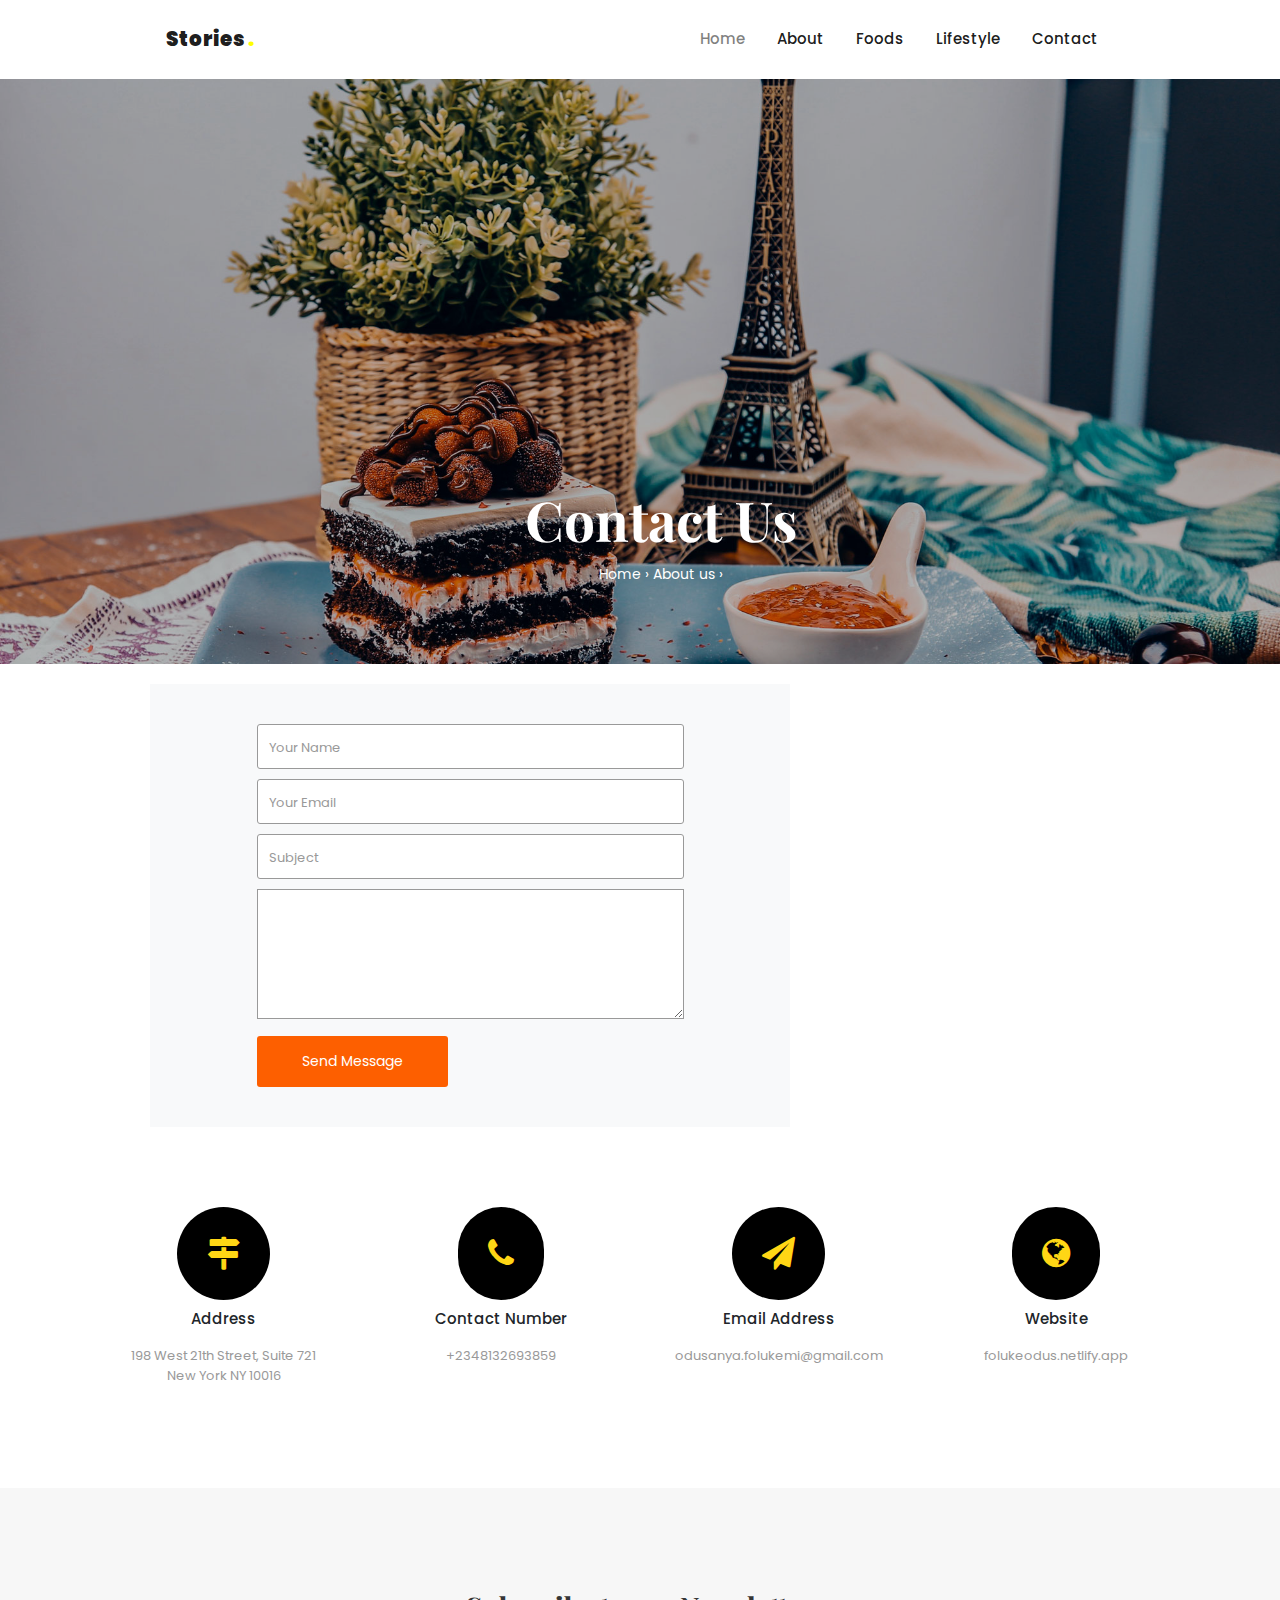
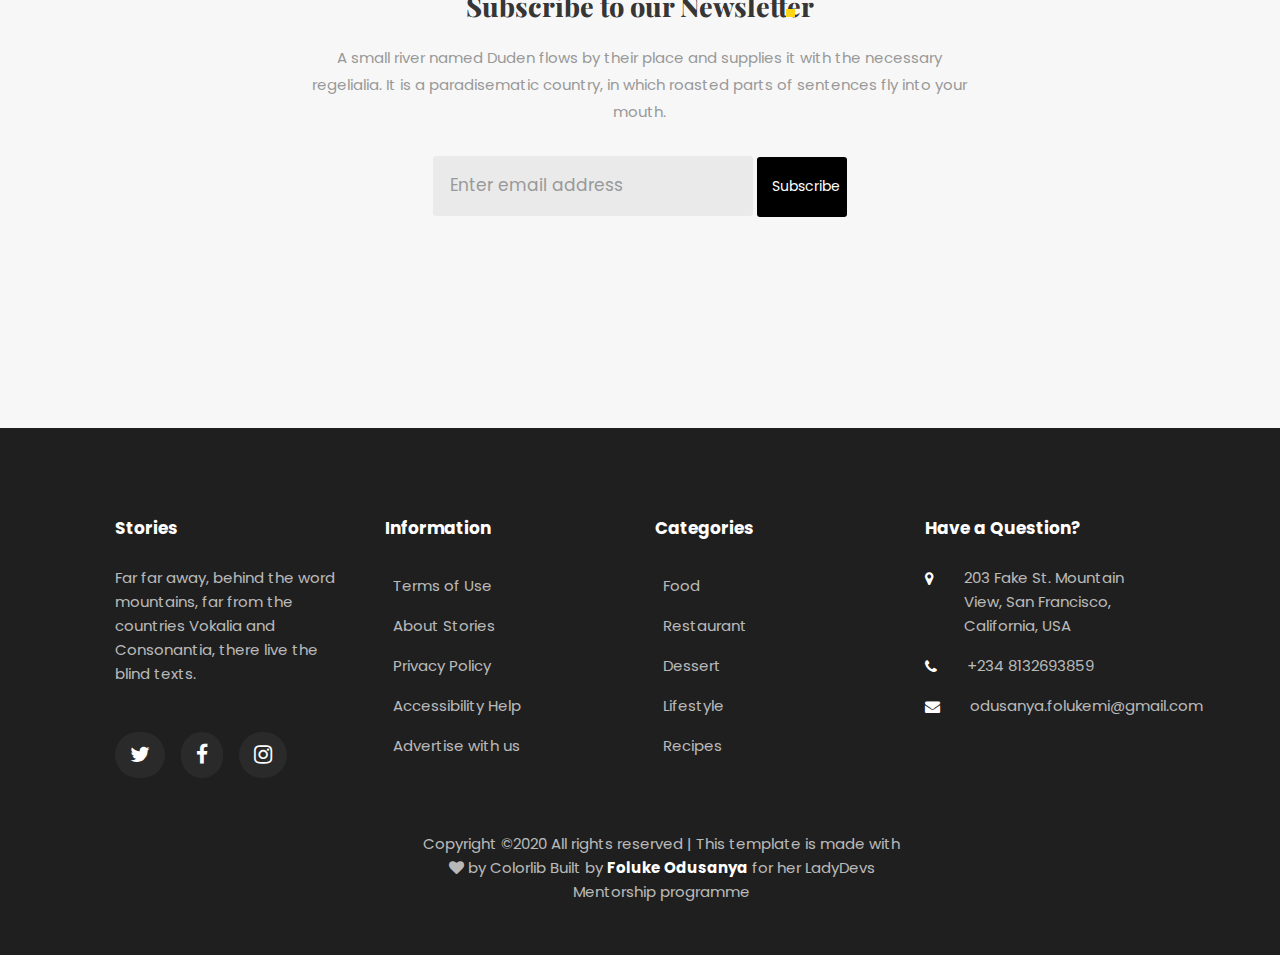
<file: contact.html>
<!DOCTYPE html>
<html lang="en">
<head>
    <link rel="stylesheet" href="styles.css" />
    <link rel="stylesheet" href="https://cdnjs.cloudflare.com/ajax/libs/font-awesome/4.7.0/css/font-awesome.min.css" />
    <link rel="stylesheet" href="https://stackpath.bootstrapcdn.com/bootstrap/4.5.2/css/bootstrap.min.css"
        integrity="sha384-JcKb8q3iqJ61gNV9KGb8thSsNjpSL0n8PARn9HuZOnIxN0hoP+VmmDGMN5t9UJ0Z" crossorigin="anonymous" />
    <link
        href="https://fonts.googleapis.com/css2?family=Playfair+Display:wght@400;500;600;700;800;900&family=Poppins:wght@100;200;300;400;500;600;700;800;900&display=swap"
        rel="stylesheet">
    <title>Colorlib-Contact</title>
</head>
<body>
    <div class="navigation">
        <input type="checkbox" name="" id="navi-toggle" class="navigation-checkbox">
        <label for="navi-toggle" class="navigation-button">
          <span class="navigation-icon">&nbsp;</span>
          MENU
         </label>
       <div class="navigation-background">&nbsp;</div>
       <nav class="navigation-nav">
         <ul class="navigation-list">
           <li class="navigation-item">
             <a class="navigation-link" href="index.html">Home</a>
           </li>
           <li class="navigation-item active">
             <a class="navigation-link" href="about.html"> About</a>
           </li>
           <li class="navigation-item active">
             <a class="navigation-link" href="foods.html">Foods</a>
           </li>
           <li class="navigation-item active">
             <a class="navigation-link" href="lifestyle.html">Lifestyle </a>
           </li>
           <li class="navigation-item active">
             <a class="navigation-link" href="contact.html">Contact </a>
           </li>
         </ul>
       </nav>
   
     </div>
    <nav class="navbar nav navbar-expand-lg navbar-light">
        <a class="navbar-brand stories" href="index.html">Stories <span class="fullstop">.</span></a>
        <button class="navbar-toggler" type="button" data-toggle="collapse" data-target="#navbarSupportedContent" aria-controls="navbarSupportedContent" aria-expanded="false" aria-label="Toggle navigation">
          <span class="navbar-toggler-icon">MENU</span>
        </button>
    
        <div class="collapse navbar-collapse" id="navbarSupportedContent">
          <ul class="navbar-nav ml-auto">
            <li class="nav-item">
              <a class="nav-link" href="index.html">Home</a>
            </li>
            <li class="nav-item active">
              <a class="nav-link" href="about.html"> About</a>
            </li>
            <li class="nav-item active">
              <a class="nav-link" href="foods.html">Foods</a>
            </li>
            <li class="nav-item active">
              <a class="nav-link" href="lifestyle.html">Lifestyle </a>
            </li>
            <li class="nav-item active">
              <a class="nav-link" href="contact.html">Contact </a>
            </li>
          </ul>
        </div>
      </nav>

    <section class="image-head">
        <img src="images/hero.jpg" alt="image" class="image-headimg">
        <div class="image-text">
            <h1 class="image-textbig">Contact Us</h1>
            <p class="image-textsmall">Home &#8250; About us &#8250;</p>
        </div>
    </section>
    <div class="contact-us col-lg-6">
        <form action="mailto:odusanya.folukemi@gmail.com" class="form-box" >
            <input type="text" class="box" id="name" name="Name" placeholder="Your Name"><br>
            <input type="text" class="box" id="Email" name="Email" placeholder="Your Email"><br>
            <input type="text" class="box" id="Subject" name="Subject" placeholder="Subject"><br>
            <textarea type="text" class="box messarea " id="message" placeholder="Message"> </textarea>
        
        </form>
        <button class="contact-btn">Send Message</button>

       
    </div>
   

    <div class=" container icon-section">
        <div class="map icons col-lg-3 col-sm-12">
            <i class="fa fa-map-signs faicons" aria-hidden="true"></i>
            <p class="icon-head">Address</p>
            <p class="icon-text">198 West 21th Street, Suite 721<br> New York NY 10016</p>
        </div>
        <div class="phone icons col-lg-3 col-sm-12">
            <i class="fa fa-phone faicons" aria-hidden="true"></i>
            <p class="icon-head">Contact Number</p>
            <p class="icon-text">+2348132693859</p>
        </div>
        <div class="plane icons col-lg-3 col-sm-12">
            <i class="fa fa-paper-plane faicons" aria-hidden="true"></i>
            <p class="icon-head">Email Address</p>
            <p class="icon-text">odusanya.folukemi@gmail.com</p>
        </div>
        <div class="globe icons col-lg-3 col-sm-12">
            <i class="fa fa-globe faicons" aria-hidden="true"></i>
            <p class="icon-head">Website</p>
            <p class="icon-text">folukeodus.netlify.app</p>
        </div>
    </div>


    <section class="newsletter">
        <h2 class="sub-head newsletter-head">Subscribe to our Newsletter</h2>
        <p class="newsletter-text">A small river named Duden flows by their place and supplies it with the necessary
            regelialia. It is a paradisematic country, in which roasted parts of sentences fly into your mouth.
        </p>
        <form action="/action_page.php">
            <input class="email" type="email" id="email" name="email" placeholder="Enter email address">
            <input class="subscribe" value="Subscribe" type="submit">
        </form>

    </section>

    <footer class="footer">
        <div class="footer-content row">
            <div class="footer-stories col-lg-3">
                <h3 class="footer-head">
                    Stories
                </h3>
                <p class="footer-text">
                    Far far away, behind the word mountains, far from the countries Vokalia and Consonantia, there live
                    the blind
                    texts.
                </p>
                <div class="social">
                    <div class="pr-3"><i class="fa fa-twitter fa-lg icon" aria-hidden="true"></i></div>
                    <div class="pr-3"><i class="fa fa-facebook fa-lg icon" aria-hidden="true"></i></div>
                    <div class="pr-3"><i class="fa fa-instagram fa-lg icon" aria-hidden="true"></i></div>
                </div>
            </div>

            <div class="footer-info col-lg-3">
                <h3 class="footer-head">Information</h3>
                <ul class="footer-text">
                    <li>Terms of Use</li>
                    <li>About Stories</li>
                    <li>Privacy Policy</li>
                    <li>Accessibility Help</li>
                    <li>Advertise with us</li>
                </ul>

            </div>

            <div class="categories col-lg-3">
                <h3 class="footer-head">Categories</h3>
                <ul class="footer-text">
                    <li>Food</li>
                    <li>Restaurant</li>
                    <li>Dessert</li>
                    <li>Lifestyle</li>
                    <li>Recipes</li>
                </ul>
            </div>

            <div class="questions col-lg-3">
                <h3 class="footer-head">Have a Question?</h3>
                <div class="footer-text ">
                    <div class="footer-question">
                        <i class="fa fa-map-marker ques-icon" aria-hidden="true"></i>
                        <p> 203 Fake St. Mountain View, San Francisco, California,
                            USA</p>
                    </div>
                    <div class="footer-question">
                        <i class="fa fa-phone ques-icon" aria-hidden="true"></i>
                        <p> +234 8132693859</p>
                    </div>
                    <div class="footer-question">
                        <i class="fa fa-envelope ques-icon" aria-hidden="true"></i>
                        <p> odusanya.folukemi@gmail.com</p>

                    </div>
                </div>

            </div>


        </div>
        <p class="footer-text copyright">Copyright &copy;2020 All rights reserved | This template is made with <i
                class="fa fa-heart" aria-hidden="true"></i> by Colorlib Built
            by <strong class="footer-strong">Foluke Odusanya</strong>
            for her LadyDevs Mentorship programme
        </p>
    </footer>

</body>
</html>
</file>
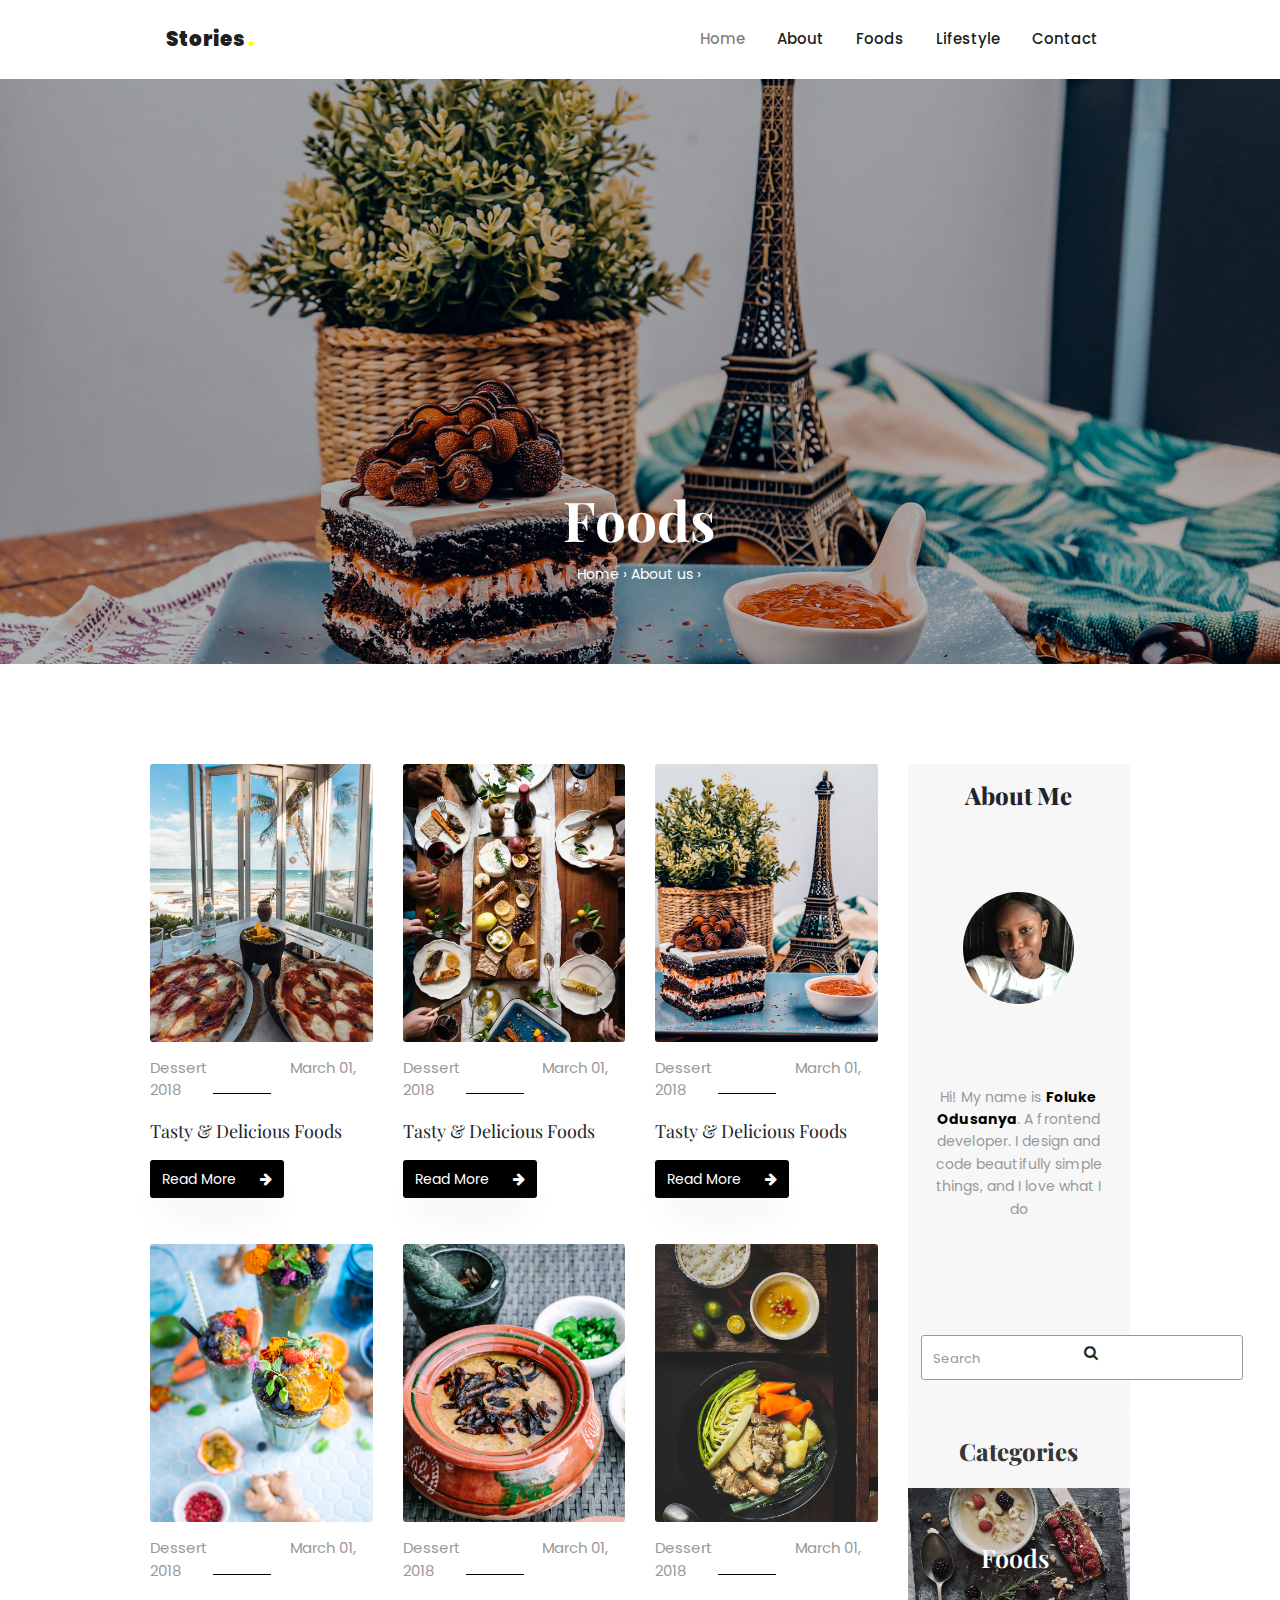
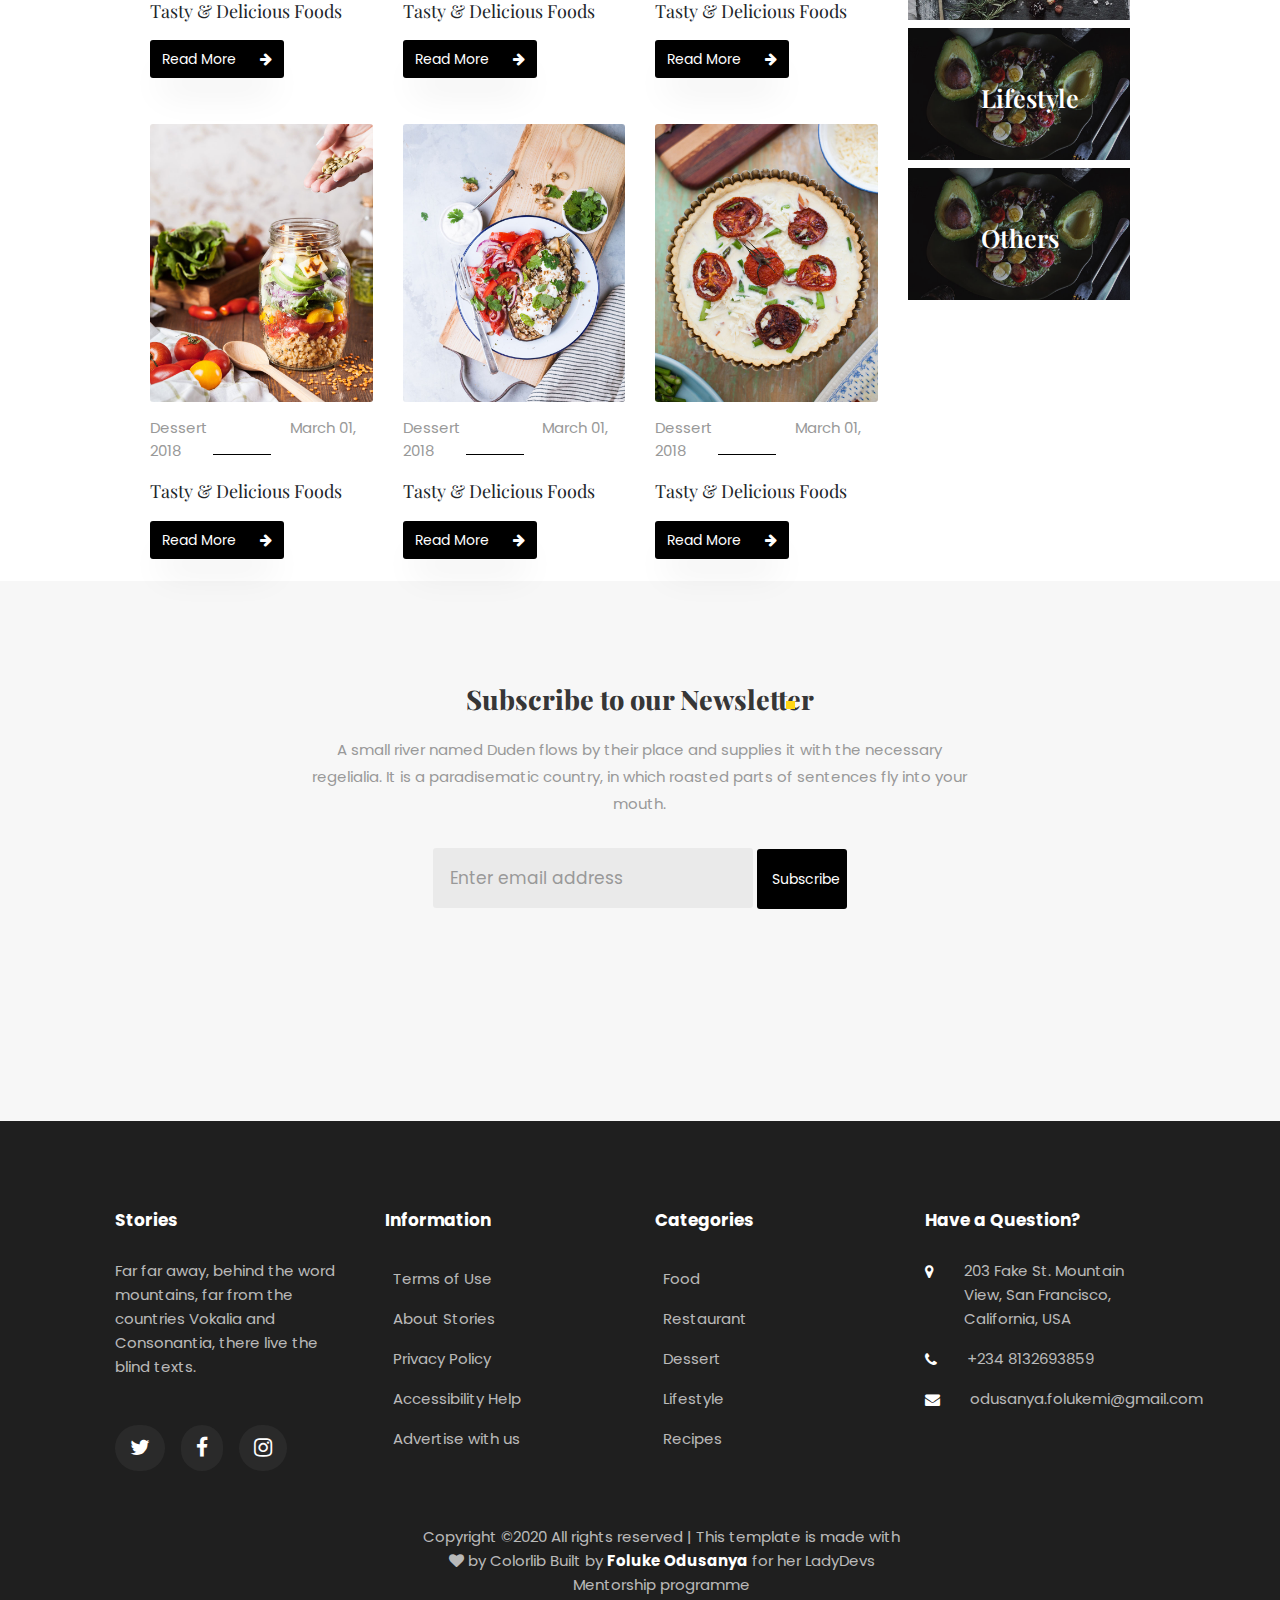
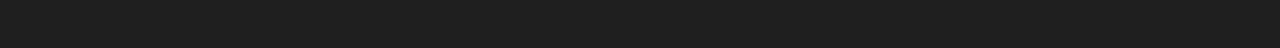
<file: foods.html>
<!DOCTYPE html>
<html lang="en">
<head>
    <link rel="stylesheet" href="styles.css" />
    <link rel="stylesheet" href="https://cdnjs.cloudflare.com/ajax/libs/font-awesome/4.7.0/css/font-awesome.min.css" />
    <link rel="stylesheet" href="https://stackpath.bootstrapcdn.com/bootstrap/4.5.2/css/bootstrap.min.css"
      integrity="sha384-JcKb8q3iqJ61gNV9KGb8thSsNjpSL0n8PARn9HuZOnIxN0hoP+VmmDGMN5t9UJ0Z" crossorigin="anonymous" />
    <link
      href="https://fonts.googleapis.com/css2?family=Playfair+Display:wght@400;500;600;700;800;900&family=Poppins:wght@100;200;300;400;500;600;700;800;900&display=swap"
      rel="stylesheet">
    <title>Colorlib-Foods</title>
</head>
<body>
  <div class="navigation">
    <input type="checkbox" name="" id="navi-toggle" class="navigation-checkbox">
    <label for="navi-toggle" class="navigation-button">
      <span class="navigation-icon">&nbsp;</span>
      MENU
     </label>
   <div class="navigation-background">&nbsp;</div>
   <nav class="navigation-nav">
     <ul class="navigation-list">
       <li class="navigation-item">
         <a class="navigation-link" href="index.html">Home</a>
       </li>
       <li class="navigation-item active">
         <a class="navigation-link" href="about.html"> About</a>
       </li>
       <li class="navigation-item active">
         <a class="navigation-link" href="foods.html">Foods</a>
       </li>
       <li class="navigation-item active">
         <a class="navigation-link" href="lifestyle.html">Lifestyle </a>
       </li>
       <li class="navigation-item active">
         <a class="navigation-link" href="contact.html">Contact </a>
       </li>
     </ul>
   </nav>

 </div>
  <nav class="navbar nav navbar-expand-lg navbar-light">
    <a class="navbar-brand stories" href="index.html">Stories <span class="fullstop">.</span></a>
    <button class="navbar-toggler" type="button" data-toggle="collapse" data-target="#navbarSupportedContent" aria-controls="navbarSupportedContent" aria-expanded="false" aria-label="Toggle navigation">
      <span class="navbar-toggler-icon">MENU</span>
    </button>

    <div class="collapse navbar-collapse" id="navbarSupportedContent">
      <ul class="navbar-nav ml-auto">
        <li class="nav-item">
          <a class="nav-link" href="index.html">Home</a>
        </li>
        <li class="nav-item active">
          <a class="nav-link" href="about.html"> About</a>
        </li>
        <li class="nav-item active">
          <a class="nav-link" href="foods.html">Foods</a>
        </li>
        <li class="nav-item active">
          <a class="nav-link" href="lifestyle.html">Lifestyle </a>
        </li>
        <li class="nav-item active">
          <a class="nav-link" href="contact.html">Contact </a>
        </li>
      </ul>
    </div>
  </nav>
    
      <section class="image-head">
        <img src="images/hero.jpg" alt="image" class="image-headimg">
        <div class="image-text foods-text">
          <h1 class="image-textbig">Foods</h1>
          <p class="image-textsmall">Home &#8250; About us &#8250;</p>
        </div>
      </section>

      <section class="featured-posts foods-featured">
        <div class="row">
          <div class="col-lg-9">
            <div class="row">
              <div class=" col-lg-4">
                <div class="featured__card border-0">
                  <img src="images/blog-1.jpg" class="featured__photo" alt="blog image">
                  <div class="featured__card-body">
                    <p class="featured__card-text">Dessert <span class="featured__card-date">March 01, 2018</span>
                      <hr class="featured__dash foods-dash">
                    </p>
                    <h5 class="featured__card-title">Tasty & Delicious Foods</h5>
                    <a href="javascript:void(0);" class="featured__btn-card">Read More &nbsp; &nbsp; &nbsp;<i
                        class="fa fa-arrow-right" aria-hidden="true"></i></a>
                  </div>
                </div>
              </div>
              <div class=" col-lg-4">
                <div class="featured__card border-0">
                  <img src="images/blog-2.jpg" class="featured__photo" alt="blog image">
                  <div class="featured__card-body">
                    <p class="featured__card-text">Dessert <span class="featured__card-date">March 01, 2018</span>
                      <hr class="featured__dash foods-dash">
                    </p>
                    <h5 class="featured__card-title">Tasty & Delicious Foods</h5>
                    <a href="javascript:void(0);" class="featured__btn-card">Read More &nbsp; &nbsp; &nbsp;<i
                        class="fa fa-arrow-right" aria-hidden="true"></i></a>
                  </div>
                </div>
              </div>
              <div class=" col-lg-4">
                <div class="featured__card border-0">
                  <img src="images/blog-3.jpg" class="featured__photo" alt="blog image">
                  <div class="featured__card-body">
                    <p class="featured__card-text">Dessert <span class="featured__card-date">March 01, 2018</span>
                      <hr class="featured__dash foods-dash">
                    </p>
                    <h5 class="featured__card-title">Tasty & Delicious Foods</h5>
                    <a href="javascript:void(0);" class="featured__btn-card">Read More &nbsp; &nbsp; &nbsp;<i
                        class="fa fa-arrow-right" aria-hidden="true"></i></a>
                  </div>
                </div>
              </div>
            </div>
            <div class="row mt-4">
                <div class=" col-lg-4">
                  <div class="featured__card border-0">
                    <img src="images/food-4.jpg" class="featured__photo" alt="blog image">
                    <div class="featured__card-body">
                      <p class="featured__card-text">Dessert <span class="featured__card-date">March 01, 2018</span>
                        <hr class="featured__dash foods-dash">
                      </p>
                      <h5 class="featured__card-title">Tasty & Delicious Foods</h5>
                      <a href="javascript:void(0);" class="featured__btn-card">Read More &nbsp; &nbsp; &nbsp;<i
                          class="fa fa-arrow-right" aria-hidden="true"></i></a>
                    </div>
                  </div>
                </div>
                <div class=" col-lg-4">
                  <div class="featured__card border-0">
                    <img src="images/food-5.jpg" class="featured__photo" alt="blog image">
                    <div class="featured__card-body">
                      <p class="featured__card-text">Dessert <span class="featured__card-date">March 01, 2018</span>
                        <hr class="featured__dash foods-dash">
                      </p>
                      <h5 class="featured__card-title">Tasty & Delicious Foods</h5>
                      <a href="javascript:void(0);" class="featured__btn-card">Read More &nbsp; &nbsp; &nbsp;<i
                          class="fa fa-arrow-right" aria-hidden="true"></i></a>
                    </div>
                  </div>
                </div>
                <div class=" col-lg-4">
                  <div class="featured__card border-0">
                    <img src="images/food-6.jpg" class="featured__photo" alt="blog image">
                    <div class="featured__card-body">
                      <p class="featured__card-text">Dessert <span class="featured__card-date">March 01, 2018</span>
                        <hr class="featured__dash foods-dash">
                      </p>
                      <h5 class="featured__card-title">Tasty & Delicious Foods</h5>
                      <a href="javascript:void(0);" class="featured__btn-card">Read More &nbsp; &nbsp; &nbsp;<i
                          class="fa fa-arrow-right" aria-hidden="true"></i></a>
                    </div>
                  </div>
                </div>
              </div>
              <div class="row mt-4">
                <div class=" col-lg-4">
                  <div class="featured__card border-0">
                    <img src="images/food-7.jpg" class="featured__photo" alt="blog image">
                    <div class="featured__card-body">
                      <p class="featured__card-text">Dessert <span class="featured__card-date">March 01, 2018</span>
                        <hr class="featured__dash foods-dash">
                      </p>
                      <h5 class="featured__card-title">Tasty & Delicious Foods</h5>
                      <a href="javascript:void(0);" class="featured__btn-card">Read More &nbsp; &nbsp; &nbsp;<i
                          class="fa fa-arrow-right" aria-hidden="true"></i></a>
                    </div>
                  </div>
                </div>
                <div class=" col-lg-4">
                  <div class="featured__card border-0">
                    <img src="images/food-8.jpg" class="featured__photo" alt="blog image">
                    <div class="featured__card-body">
                      <p class="featured__card-text">Dessert <span class="featured__card-date">March 01, 2018</span>
                        <hr class="featured__dash foods-dash">
                      </p>
                      <h5 class="featured__card-title">Tasty & Delicious Foods</h5>
                      <a href="javascript:void(0);" class="featured__btn-card">Read More &nbsp; &nbsp; &nbsp;<i
                          class="fa fa-arrow-right" aria-hidden="true"></i></a>
                    </div>
                  </div>
                </div>
                <div class=" col-lg-4">
                  <div class="featured__card border-0">
                    <img src="images/food-9.jpg" class="featured__photo" alt="blog image">
                    <div class="featured__card-body">
                      <p class="featured__card-text">Dessert <span class="featured__card-date">March 01, 2018</span>
                        <hr class="featured__dash foods-dash">
                      </p>
                      <h5 class="featured__card-title">Tasty & Delicious Foods</h5>
                      <a href="javascript:void(0);" class="featured__btn-card">Read More &nbsp; &nbsp; &nbsp;<i
                          class="fa fa-arrow-right" aria-hidden="true"></i></a>
                    </div>
                  </div>
                </div>
              </div>
          </div>
    
          <div class="featured__about col-lg-3">
            <div class="card card-about border-0">
              <h2 class="featured__about-head">About Me</h2>
              <img class="featured__author-image" src="images/folu.jpg" alt="author image">
              <p class="featured__about-text">Hi! My name is <strong>Foluke Odusanya</strong>. A frontend developer. I
                design and code beautifully simple things, and I love what I do </p>
              <form class="search">
                <input type="text" placeholder="Search" name="search">
                <a class="btn search-btn" href="javascript:void(0);" type="submit"><i class="fa fa-search"></i></a>
              </form>
            </div>
            <div class="categories">
                <h2 class="sub-head category-head m-0">Categories</h2>
                <div class="category-div">
                  <h3 class="category-text cat1">Foods</h3>
                  <img src="images/holiday-img3.jpg" alt="reciipes" class="category-img">
                </div>
                <div class="category-div">
                  <h3 class="category-text cat2">Lifestyle</h3>
                  <img src="images/holiday-img4.jpg" alt="reciipes" class="category-img">
                </div>
                <div class="category-div">
                  <h3 class="category-text cat3">Others</h3>
                  <img src="images/holiday-img4.jpg" alt="reciipes" class="category-img">
                </div>
    
          </div>
        </div>
      </section>

      <section class="newsletter">
        <h2 class="sub-head newsletter-head">Subscribe to our Newsletter</h2>
        <p class="newsletter-text">A small river named Duden flows by their place and supplies it with the necessary
          regelialia. It is a paradisematic country, in which roasted parts of sentences fly into your mouth.
        </p>
        <form action="/action_page.php">
          <input class="email" type="email" id="email" name="email" placeholder="Enter email address">
          <input class="subscribe" value="Subscribe" type="submit">
        </form>
    
      </section>
    
      <footer class="footer">
        <div class="footer-content row">
          <div class="footer-stories col-lg-3">
            <h3 class="footer-head">
              Stories
            </h3>
            <p class="footer-text">
              Far far away, behind the word mountains, far from the countries Vokalia and Consonantia, there live the blind
              texts.
            </p>
            <div class="social">
              <div class="pr-3"><i class="fa fa-twitter fa-lg icon" aria-hidden="true"></i></div>
              <div class="pr-3"><i class="fa fa-facebook fa-lg icon" aria-hidden="true"></i></div>
              <div class="pr-3"><i class="fa fa-instagram fa-lg icon" aria-hidden="true"></i></div>
            </div>
          </div>
    
          <div class="footer-info col-lg-3">
            <h3 class="footer-head">Information</h3>
            <ul class="footer-text">
              <li>Terms of Use</li>
              <li>About Stories</li>
              <li>Privacy Policy</li>
              <li>Accessibility Help</li>
              <li>Advertise with us</li>
            </ul>
    
          </div>
    
          <div class="categories col-lg-3">
            <h3 class="footer-head">Categories</h3>
            <ul class="footer-text">
              <li>Food</li>
              <li>Restaurant</li>
              <li>Dessert</li>
              <li>Lifestyle</li>
              <li>Recipes</li>
            </ul>
          </div>
    
          <div class="questions col-lg-3">
            <h3 class="footer-head">Have a Question?</h3>
            <div class="footer-text ">
              <div class="footer-question">
                <i class="fa fa-map-marker ques-icon" aria-hidden="true"></i>
                <p> 203 Fake St. Mountain View, San Francisco, California,
                  USA</p>
              </div>
              <div class="footer-question">
                <i class="fa fa-phone ques-icon" aria-hidden="true"></i>
                <p> +234 8132693859</p>
              </div>
              <div class="footer-question">
                <i class="fa fa-envelope ques-icon" aria-hidden="true"></i>
                <p> odusanya.folukemi@gmail.com</p>
    
              </div>
            </div>
    
          </div>
    
    
        </div>
        <p class="footer-text copyright">Copyright &copy;2020 All rights reserved | This template is made with <i
            class="fa fa-heart" aria-hidden="true"></i> by Colorlib Built
          by <strong class="footer-strong">Foluke Odusanya</strong>
          for her LadyDevs Mentorship programme
        </p>
      </footer>
    
    
    
</body>
</html>
</file>
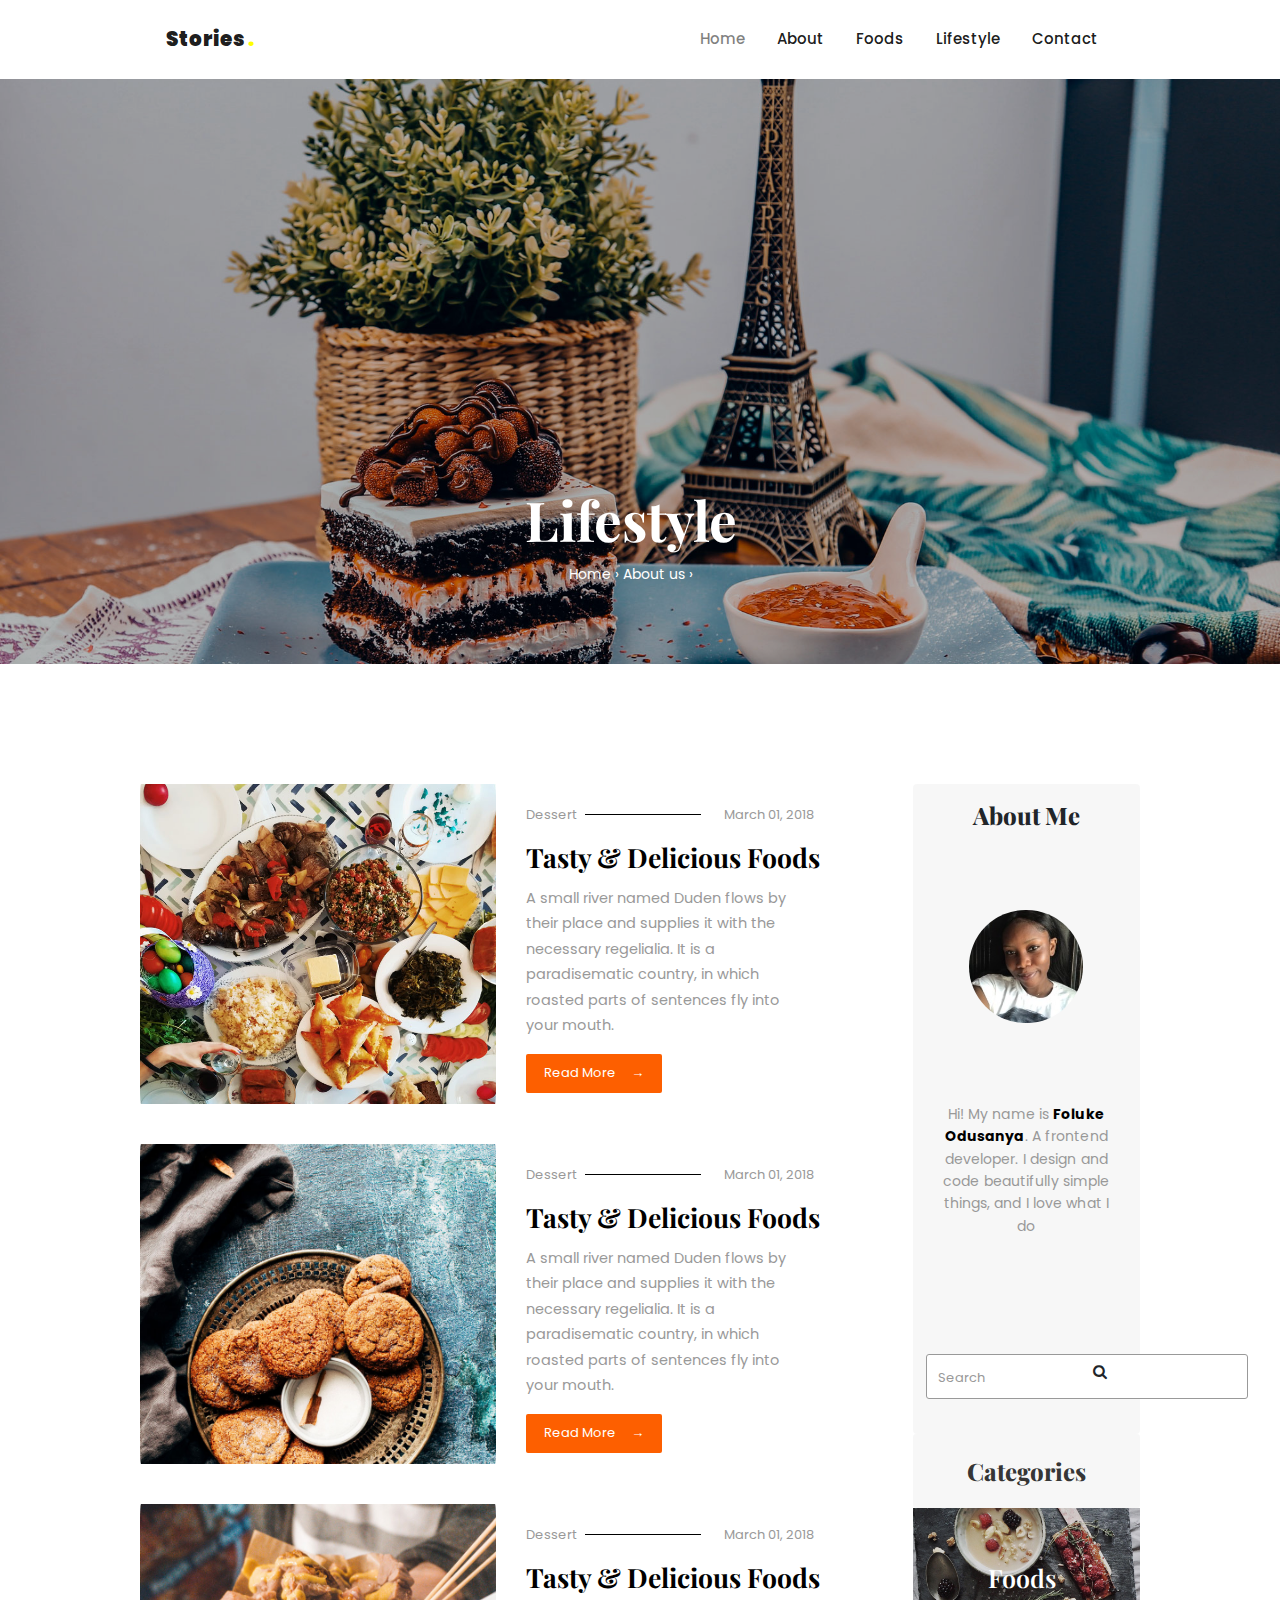
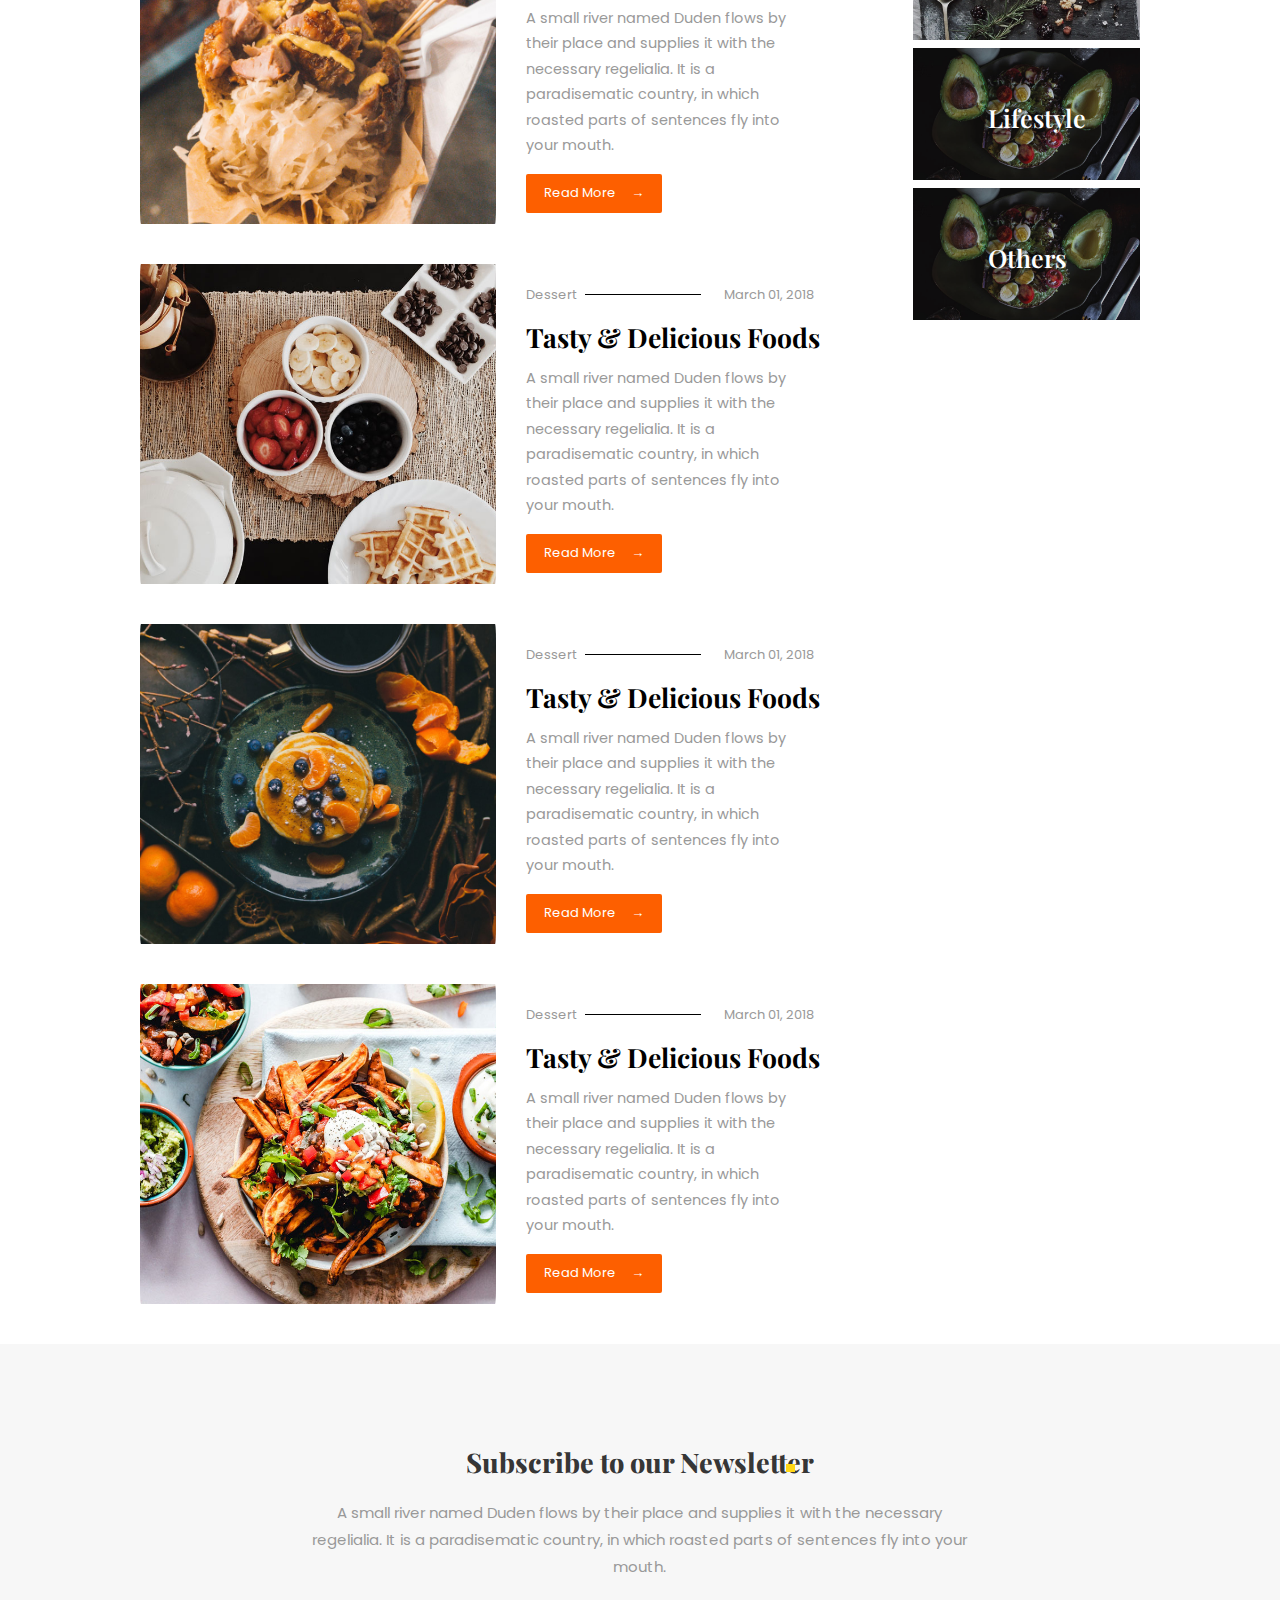
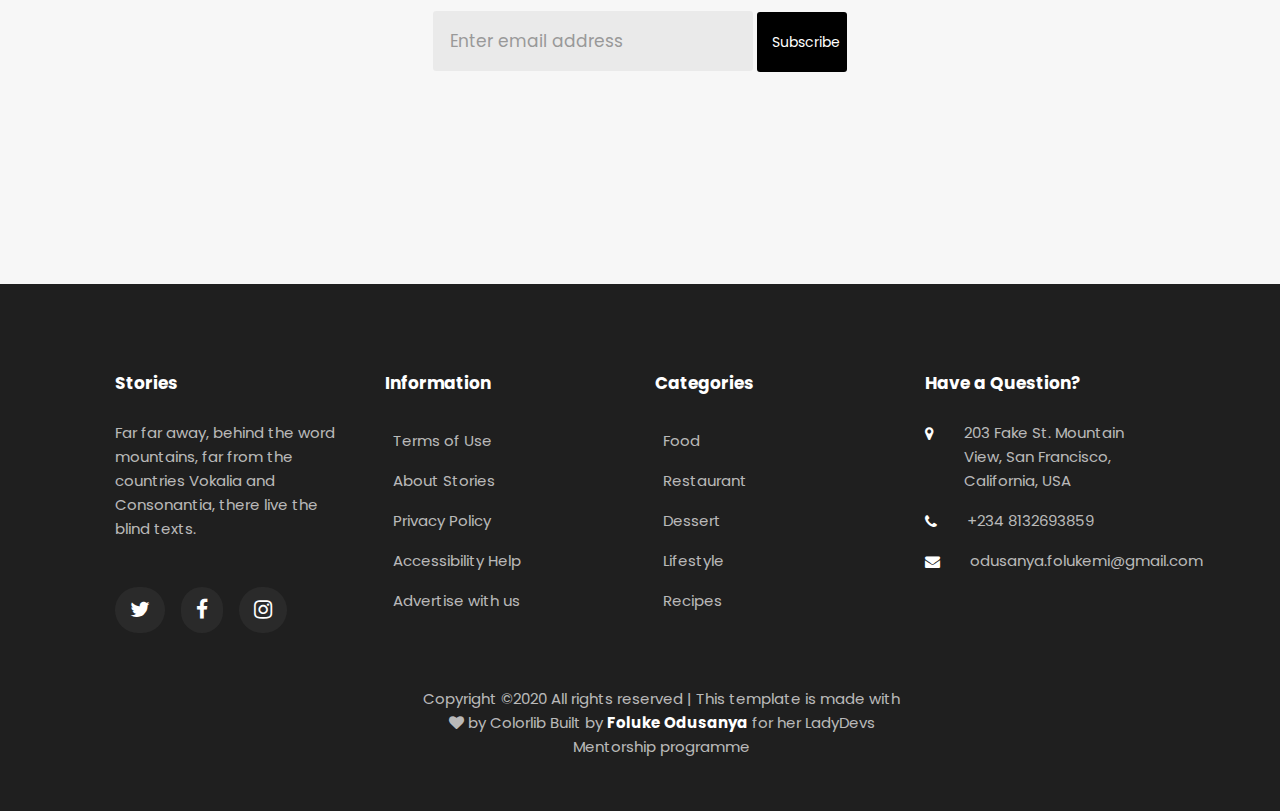
<file: lifestyle.html>
<!DOCTYPE html>
<html lang="en">

<head>
    <link rel="stylesheet" href="styles.css" />
    <link rel="stylesheet" href="https://cdnjs.cloudflare.com/ajax/libs/font-awesome/4.7.0/css/font-awesome.min.css" />
    <link rel="stylesheet" href="https://stackpath.bootstrapcdn.com/bootstrap/4.5.2/css/bootstrap.min.css"
        integrity="sha384-JcKb8q3iqJ61gNV9KGb8thSsNjpSL0n8PARn9HuZOnIxN0hoP+VmmDGMN5t9UJ0Z" crossorigin="anonymous" />
    <link
        href="https://fonts.googleapis.com/css2?family=Playfair+Display:wght@400;500;600;700;800;900&family=Poppins:wght@100;200;300;400;500;600;700;800;900&display=swap"
        rel="stylesheet">
    <title>Colorlib - Lifestyle</title>
</head>

<body>
    <div class="navigation">
        <input type="checkbox" name="" id="navi-toggle" class="navigation-checkbox">
        <label for="navi-toggle" class="navigation-button">
          <span class="navigation-icon">&nbsp;</span>
          MENU
         </label>
       <div class="navigation-background">&nbsp;</div>
       <nav class="navigation-nav">
         <ul class="navigation-list">
           <li class="navigation-item">
             <a class="navigation-link" href="index.html">Home</a>
           </li>
           <li class="navigation-item active">
             <a class="navigation-link" href="about.html"> About</a>
           </li>
           <li class="navigation-item active">
             <a class="navigation-link" href="foods.html">Foods</a>
           </li>
           <li class="navigation-item active">
             <a class="navigation-link" href="lifestyle.html">Lifestyle </a>
           </li>
           <li class="navigation-item active">
             <a class="navigation-link" href="contact.html">Contact </a>
           </li>
         </ul>
       </nav>
   
     </div>

    <nav class="navbar nav navbar-expand-lg navbar-light">
        <a class="navbar-brand stories" href="index.html">Stories <span class="fullstop">.</span></a>
        <button class="navbar-toggler" type="button" data-toggle="collapse" data-target="#navbarSupportedContent" aria-controls="navbarSupportedContent" aria-expanded="false" aria-label="Toggle navigation">
          <span class="navbar-toggler-icon">MENU</span>
        </button>
    
        <div class="collapse navbar-collapse" id="navbarSupportedContent">
          <ul class="navbar-nav ml-auto">
            <li class="nav-item">
              <a class="nav-link" href="index.html">Home</a>
            </li>
            <li class="nav-item active">
              <a class="nav-link" href="about.html"> About</a>
            </li>
            <li class="nav-item active">
              <a class="nav-link" href="foods.html">Foods</a>
            </li>
            <li class="nav-item active">
              <a class="nav-link" href="lifestyle.html">Lifestyle </a>
            </li>
            <li class="nav-item active">
              <a class="nav-link" href="contact.html">Contact </a>
            </li>
          </ul>
        </div>
      </nav>

    <section class="image-head">
        <img src="images/hero.jpg" alt="image" class="image-headimg">
        <div class="image-text">
            <h1 class="image-textbig ">Lifestyle</h1>
            <p class="image-textsmall">Home &#8250; About us &#8250;</p>
        </div>
    </section>

    <section class="lifestyle-section ">
        <div class="row">
            <div class="lifestyle-foods col-lg-9">
                <div class="row lifestyle-row">
                    <img src="images/lifestyle-1.jpg" alt="lifestyle image" class="lifestyle-img col-lg-6">
                    <div class="lifestyle-texts col-lg-6 col-sm-12">
                        <p class="lifestyle-text">Dessert<span class="lifestyle-span">March 01, 2018</span>
                            <hr class="life-line">
                        </p>
                        <h3 class="lifestyle-headtext">Tasty & Delicious Foods</h3>
                        <p class="lifestyle-story">
                            A small river named Duden flows by their place and supplies it with the necessary
                            regelialia. It is a paradisematic country, in which roasted parts of sentences fly into your
                            mouth.
                        </p>
                        <button class="lifestyle-button">Read More &nbsp; &nbsp; &rarr;</button>
                    </div>
                </div>
                <div class="row lifestyle-row">
                    <img src="images/life-2.jpg" alt="lifestyle image" class="lifestyle-img col-lg-6">
                    <div class="lifestyle-texts col-lg-6">
                        <p class="lifestyle-text">Dessert<span class="lifestyle-span">March 01, 2018</span>
                            <hr class="life-line">
                        </p>
                        <h3 class="lifestyle-headtext">Tasty & Delicious Foods</h3>
                        <p class="lifestyle-story">
                            A small river named Duden flows by their place and supplies it with the necessary
                            regelialia. It is a paradisematic country, in which roasted parts of sentences fly into your
                            mouth.
                        </p>
                        <button class="lifestyle-button">Read More &nbsp; &nbsp; &rarr;</button>
                    </div>
                </div>
                <div class="row lifestyle-row">
                    <img src="images/image_2.jpg" alt="lifestyle image" class="lifestyle-img col-lg-6">
                    <div class="lifestyle-texts col-lg-6">
                        <p class="lifestyle-text">Dessert<span class="lifestyle-span">March 01, 2018</span>
                            <hr class="life-line">
                        </p>
                        <h3 class="lifestyle-headtext">Tasty & Delicious Foods</h3>
                        <p class="lifestyle-story">
                            A small river named Duden flows by their place and supplies it with the necessary
                            regelialia. It is a paradisematic country, in which roasted parts of sentences fly into your
                            mouth.
                        </p>
                        <button class="lifestyle-button">Read More &nbsp; &nbsp; &rarr;</button>
                    </div>
                </div>
                <div class="row lifestyle-row">
                    <img src="images/life-4.jpg" alt="lifestyle image" class="lifestyle-img col-lg-6">
                    <div class="lifestyle-texts col-lg-6">
                        <p class="lifestyle-text">Dessert<span class="lifestyle-span">March 01, 2018</span>
                            <hr class="life-line">
                        </p>
                        <h3 class="lifestyle-headtext">Tasty & Delicious Foods</h3>
                        <p class="lifestyle-story">
                            A small river named Duden flows by their place and supplies it with the necessary
                            regelialia. It is a paradisematic country, in which roasted parts of sentences fly into your
                            mouth.
                        </p>
                        <button class="lifestyle-button">Read More &nbsp; &nbsp; &rarr;</button>
                    </div>
                </div>
                <div class="row lifestyle-row">
                    <img src="images/life-5.jpg" alt="lifestyle image" class="lifestyle-img col-lg-6">
                    <div class="lifestyle-texts col-lg-6">
                        <p class="lifestyle-text">Dessert<span class="lifestyle-span">March 01, 2018</span>
                            <hr class="life-line">
                        </p>
                        <h3 class="lifestyle-headtext">Tasty & Delicious Foods</h3>
                        <p class="lifestyle-story">
                            A small river named Duden flows by their place and supplies it with the necessary
                            regelialia. It is a paradisematic country, in which roasted parts of sentences fly into your
                            mouth.
                        </p>
                        <button class="lifestyle-button">Read More &nbsp; &nbsp; &rarr;</button>
                    </div>
                </div>
                <div class="row lifestyle-row">
                    <img src="images/life-6.jpg" alt="lifestyle image" class="lifestyle-img col-lg-6">
                    <div class="lifestyle-texts col-lg-6">
                        <p class="lifestyle-text">Dessert<span class="lifestyle-span">March 01, 2018</span>
                            <hr class="life-line">
                        </p>
                        <h3 class="lifestyle-headtext">Tasty & Delicious Foods</h3>
                        <p class="lifestyle-story">
                            A small river named Duden flows by their place and supplies it with the necessary
                            regelialia. It is a paradisematic country, in which roasted parts of sentences fly into your
                            mouth.
                        </p>
                        <button class="lifestyle-button">Read More &nbsp; &nbsp; &rarr;</button>
                    </div>
                </div>
                
            </div>
            <div class="featured__about col-lg-3">
                <div class="card card-about border-0">
                    <h2 class="featured__about-head">About Me</h2>
                    <img class="featured__author-image" src="images/folu.jpg" alt="author image">
                    <p class="featured__about-text">Hi! My name is <strong>Foluke Odusanya</strong>. A frontend
                        developer. I
                        design and code beautifully simple things, and I love what I do </p>
                    <form class="search">
                        <input type="text" placeholder="Search" name="search">
                        <a class="btn search-btn" href="javascript:void(0);" type="submit"><i
                                class="fa fa-search"></i></a>
                    </form>
                </div>
                <div class="categories">
                    <h2 class="sub-head category-head m-0">Categories</h2>
                    <div class="category-div">
                        <h3 class="category-text cat1">Foods</h3>
                        <img src="images/holiday-img3.jpg" alt="reciipes" class="category-img">
                    </div>
                    <div class="category-div">
                        <h3 class="category-text cat2">Lifestyle</h3>
                        <img src="images/holiday-img4.jpg" alt="reciipes" class="category-img">
                    </div>
                    <div class="category-div">
                        <h3 class="category-text cat3">Others</h3>
                        <img src="images/holiday-img4.jpg" alt="reciipes" class="category-img">
                    </div>

                </div>
            </div>
    </section>

    </div>
    </section>

    <section class="newsletter">
        <h2 class="sub-head newsletter-head">Subscribe to our Newsletter</h2>
        <p class="newsletter-text">A small river named Duden flows by their place and supplies it with the necessary
            regelialia. It is a paradisematic country, in which roasted parts of sentences fly into your mouth.
        </p>
        <form action="/action_page.php">
            <input class="email" type="email" id="email" name="email" placeholder="Enter email address">
            <input class="subscribe" value="Subscribe" type="submit">
        </form>

    </section>

    <footer class="footer">
        <div class="footer-content row">
            <div class="footer-stories col-lg-3">
                <h3 class="footer-head">
                    Stories
                </h3>
                <p class="footer-text">
                    Far far away, behind the word mountains, far from the countries Vokalia and Consonantia, there live
                    the blind
                    texts.
                </p>
                <div class="social">
                    <div class="pr-3"><i class="fa fa-twitter fa-lg icon" aria-hidden="true"></i></div>
                    <div class="pr-3"><i class="fa fa-facebook fa-lg icon" aria-hidden="true"></i></div>
                    <div class="pr-3"><i class="fa fa-instagram fa-lg icon" aria-hidden="true"></i></div>
                </div>
            </div>

            <div class="footer-info col-lg-3">
                <h3 class="footer-head">Information</h3>
                <ul class="footer-text">
                    <li>Terms of Use</li>
                    <li>About Stories</li>
                    <li>Privacy Policy</li>
                    <li>Accessibility Help</li>
                    <li>Advertise with us</li>
                </ul>

            </div>

            <div class="categories col-lg-3">
                <h3 class="footer-head">Categories</h3>
                <ul class="footer-text">
                    <li>Food</li>
                    <li>Restaurant</li>
                    <li>Dessert</li>
                    <li>Lifestyle</li>
                    <li>Recipes</li>
                </ul>
            </div>

            <div class="questions col-lg-3">
                <h3 class="footer-head">Have a Question?</h3>
                <div class="footer-text ">
                    <div class="footer-question">
                        <i class="fa fa-map-marker ques-icon" aria-hidden="true"></i>
                        <p> 203 Fake St. Mountain View, San Francisco, California,
                            USA</p>
                    </div>
                    <div class="footer-question">
                        <i class="fa fa-phone ques-icon" aria-hidden="true"></i>
                        <p> +234 8132693859</p>
                    </div>
                    <div class="footer-question">
                        <i class="fa fa-envelope ques-icon" aria-hidden="true"></i>
                        <p> odusanya.folukemi@gmail.com</p>

                    </div>
                </div>

            </div>


        </div>
        <p class="footer-text copyright">Copyright &copy;2020 All rights reserved | This template is made with <i
                class="fa fa-heart" aria-hidden="true"></i> by Colorlib Built
            by <strong class="footer-strong">Foluke Odusanya</strong>
            for her LadyDevs Mentorship programme
        </p>
    </footer>

</body>

</html>
</file>
<file: styles.css>
* {
  font-family: "Poppins";
}
.navigation {
  display: none;
}
@media only screen and (max-device-width: 415px) {
  .navigation {
    display: block !important;
    visibility: visible !important;
  }
  .navigation-button {
    color: rgba(255, 255, 255, 0.5);
    font-size: 35px;
    height: 90px;
    width: 90px;
    position: absolute;
    top: 100px;
    right: 140px;
    border-radius: 50%;
    z-index: 99;
    text-align: center;
    display: grid;
    grid-template-columns: repeat(2, 1fr);
    grid-column-gap: 30px;
  }
  .navigation-icon {
    position: relative;
    margin-top: 20px;
  }
  .navigation-icon,
  .navigation-icon:before,
  .navigation-icon:after {
    width: 50px;
    height: 3px;
    background-color: rgba(255, 255, 255, 0.5);
    display: inline-block;
  }
  .navigation-icon:before,
  .navigation-icon:after {
    content: "";
    position: absolute;
  }
  .navigation-icon:before {
    top: -16px;
    left: 0;
  }
  .navigation-icon:after {
    top: 16px;
    left: 0;
  }
  .navigation-background {
    height: 150px;
    position: absolute;
    top: 25px;
    right: 65px;
    background-color: transparent;
    border-radius: 50%;
    z-index: 30;

    transition: transform 0.8s cubic-bezier(0.86, 0, 0.07, 1);

    /* transform: scale(50,10); */
  }
  .navigation-checkbox {
    width: 30px !important;
    display: none;
  }
  .navigation-nav {
    height: 50vh;
    position: absolute;
    left: 0;
    top: 10%;
    z-index: -50;
    opacity: 0;
    width: 0;
    transition: all 0.8s cubic-bezier(0.19, 1, 0.22, 1);
    background-color: black;
  }
  .navigation-list {
    position: absolute;
    top: 10%;
    left: 50px;
    opacity: 0;
  }
  .navigation-link {
    text-decoration: none;
    color: white;
    font-size: 35px;
    font-weight: 500;
    text-transform: uppercase;
    letter-spacing: 4px !important;
  }
  .navigation-link:active,
  .navigation-link:hover {
    text-decoration: none;
    color: white;
  }
  .navigation-item:not(:last-child) {
    margin-bottom: 50px;
  }
  .navigation-checkbox:checked ~ .navigation-background {
    transform: scale(50);
  }

  .navigation-checkbox:checked ~ .navigation-nav {
    opacity: 1;
    width: 100%;
    z-index: 50;
  }
  .navigation-checkbox:checked,
  .navigation-list {
    opacity: 1;
  }
}
/*Nav*/
.navbar {
  background-color: #fff;
  margin: 0 150px !important;
  position: relative;
}

.navbar-brand {
  font-weight: 900;
  font-size: 25px;
  text-decoration: none;
  color: black;
}

.fullstop {
  color: yellow;
  font-weight: 900;
}

.nav-link {
  font-family: "Poppins";
  font-weight: 500;
  font-size: 15px;
}

.navbar-nav {
  padding: 4px 0;
  display: flex !important;
  justify-content: space-between !important;
}

@media only screen and (max-width: 1200px) {
  .navbar {
    margin: 0 40px !important;
  }
}

@media only screen and (max-device-width: 415px) {
  .navbar {
    background-color: black !important;
    height: 13vh !important ;
    margin: 0 !important;
    padding: 0 40px !important;
  }
  .nav {
    margin: 0 !important;
  }

  .navbar-brand {
    font-weight: 700;
    font-size: 60px !important;
    text-decoration: none;
    color: white !important;
    padding-top: 10px !important;
  }

  .fullstop {
    color: yellow;
    font-weight: 700;
  }
  .nav-link {
    color: white !important;
  }

  .navbar-nav {
    padding: 4px 0;
    justify-content: space-between !important;
    display: none !important;
    visibility: hidden;
  }
}

/* Carousel Div */

.c-img {
  width: 100%;
  height: 680px;
  margin-left: 2.1%;
  object-fit: cover;
}
.big-sec-row {
  margin: 0 150px !important;
}
.coltext {
  background-color: #ffd615;
  color: black;
  padding: 70px 0;
  position: relative;
  height: 680px;
}
.big-sec {
  margin-top: 10px !important;
}
.content-1 {
  font-size: 15px;
  font-weight: 200;
  color: #706c61;
  padding: 1px 25px 0;
  letter-spacing: 2px;
}

.content-2 {
  font-weight: 900;
  font-size: 48px;
  padding: 10px 25px 0;
}

.content-3 {
  color: #706c61;
  font-size: 17px;
  padding: 15px 25px 0;
}

.hr {
  width: 90%;
  border: solid;
  border-color: black;
  margin-top: 1px;
}

.btn {
  padding: 15px 18px !important;
  font-size: 15px !important;
  font-weight: 600;
}

.fbtn {
  margin: 20px 25px 0;
  background-color: black !important;
  color: #fff !important;
}

.fbtn:hover {
  background-color: orangered !important;
}

.forward,
.next {
  border: 1px;
  border-style: none solid solid none;
  border-color: rgba(0, 0, 0, 0.1);
  text-decoration: none;
  color: rgba(0, 0, 0, 0.5);
  font-weight: 600;
  font-size: 18px;
  padding: 30px 0;
  width: 100%;
  background-color: white;
  position: absolute;
  top: 104.6px;
  right: 0;
  text-align: center;
}

.forward:hover,
.next:hover {
  background-color: black;
  transition: 1s;
  text-decoration: none;
  color: white !important;
}
/* SMALLER LAPTOPS */
@media only screen and (max-width: 1200px) {
  .c-img {
    margin-left: 0 !important;
  }
  .big-sec-row {
    margin: 0 20px !important;
  }
  .coltext {
    padding: 70px 0;
    margin-left: -20px !important;
  }

  .content-3 {
    color: #706c61;
    font-size: 17px;
    padding: 15px 40px 20px 25px;
  }

  .fbtn {
    margin: 20px 25px 0;
  }

  .forward,
  .next {
    position: absolute;
    top: 84.7px;
  }
}

/* PHONE  */

@media only screen and (max-device-width: 415px) {
  .c-img {
    width: 100%;
    height: 80vh;
    margin-left: 0 !important;
    object-fit: cover;
  }
  .big-sec-row {
    margin: 0 !important;
  }
  .big-sec {
    margin-top: 0 !important;
  }
  .coltext {
    background-color: transparent;
    color: black;
    padding: 0;
    height: 680px;
    margin-top: -950px !important;
    text-align: center !important;
  }

  .content-1 {
    font-size: 40px;
    font-weight: 400;
    color: white !important;
    padding: 1px 25px 50px;
    letter-spacing: 2px;
  }

  .content-2 {
    font-weight: 900;
    font-size: 60px;
    padding: 10px 0;
    color: white !important;
    width: 80%;
    margin: 0 50px !important;
  }

  .content-3 {
    color: white !important;
    font-size: 40px;
    padding: 40px 0;
    margin: 0 50px !important;
  }

  .hr {
    width: 80%;
    border: 3px solid white;
    border-color: black;
    margin-top: 1px;
    color: white !important;
  }

  .btn {
    padding: 25px 35px !important;
    font-size: 30px !important;
    font-weight: 600;
  }
  .btn-feat {
    display: none !important;
    visibility: hidden !important;
  }
  .fbtn {
    margin: 0;
  }

  .forward,
  .next {
    display: none;
    visibility: hidden;
  }
}

/* Recent stories section */
.recent-stories {
  padding: 5% 0;
  margin: 0 150px;
}

.recent {
  padding-left: 15px;
}

.sub-head {
  font-size: 27px;
  font-weight: 800;
  padding-bottom: 15px;
  font-family: "playfair Display";
  color: rgba(0, 0, 0, 0.8);
  position: relative;
  text-transform: capitalize;
}

.recent-row {
  margin: 0 !important;
}

.recent::after {
  content: "";
  border: solid 4px #ffd615;
  width: 8px;
  height: 6px;
  position: absolute;
  left: 196px;
  bottom: 21px;
}

.card-body {
  padding: 15px 0 29px !important;
}

.card-img-top {
  height: 160px;
  object-fit: cover;
  border-radius: 3px;
}

.card-text {
  font-size: 15px;
  font-weight: 400;
  color: #999999;
  position: relative;
}

.card-date {
  margin-left: 30%;
}

.dash {
  width: 22%;
  position: absolute !important;
  top: 56%;
  right: 145px !important;
  background: black !important;
}

.dash-scot {
  width: 22%;
  position: absolute !important;
  bottom: 38.5%;
  right: 145px !important;
  background: black !important;
}

.btn-card {
  text-decoration: none !important;
  color: #fd5f00 !important;
  font-size: 14px !important;
  font-weight: 400 !important;
  padding: 0;
}

.card-title {
  font-weight: 400;
  font-family: "Playfair Display";
  font-size: 18px;
  line-height: 1.5;
}

.recentImg {
  width: 90%;
  border-radius: 3px;
  object-fit: cover;
  height: 600px;
  position: relative;
  color: white;
  filter: brightness(85%);
}

.cover-text {
  z-index: 1;
  margin: 0 42px;
  position: absolute;
  top: 65%;
  color: white;
}

.img-title {
  color: #ffd615;
  font-size: 14px;
  font-weight: 400;
}

.img-text {
  font-size: 33px;
  font-weight: 600;
  font-family: "Playfair Display";
  line-height: 1.5;
  color: white;
}

.img-btn {
  color: black !important;
  font-size: 16px !important;
  font-weight: 400 !important;
  background-color: white !important;
  position: absolute;
  right: 10%;
  bottom: 5.5%;
  border-radius: 0 !important;
}
/* SMALLER LAPTOPS */
@media only screen and (max-device-width: 1200px) {
  .recent-stories {
    margin: 0 40px;
  }

  .dash {
    width: 24% !important;
    position: absolute !important;
    top: 56% !important;
    right: 125px !important;
    background: black !important;
  }

  .dash-scot {
    width: 24% !important;
    position: absolute !important;
    bottom: 38.5% !important;
    right: 125px !important;
    background: black !important;
  }
}

/* PHONE */
@media only screen and (max-device-width: 415px) {
  .recent-stories {
    padding: 20% 0;
    margin: 0 40px !important;
  }

  .sub-head {
    font-size: 60px;
  }

  .recent::after {
    content: "";
    border: solid 4px #ffd615;
    height: 9px;
    width: 12px;
    position: absolute;
    left: 420px;
    bottom: 24px;
  }
  .recent {
    padding-bottom: 10px !important;
  }
  .card-body {
    padding: 30px 0 35px !important;
  }

  .card-img-top {
    height: 418px !important;
    object-fit: cover;
    border-radius: 3px;
  }

  .card-text {
    font-size: 34px;
    position: relative;
  }

  .card-date {
    margin-left: 55%;
  }

  .dash {
    height: 1px !important;
    width: 420px !important ;
    position: absolute !important;
    top: 458px !important;
    right: 295px !important;
    background: black !important;
  }

  .dash-scot {
    height: 1px !important;
    width: 420px !important ;
    position: absolute;
    top: 458px !important;
    right: 295px !important;
    background: black !important;
  }

  .btn-card {
    text-decoration: none !important;
    color: #fd5f00 !important;
    font-size: 35px !important;
    font-weight: 400 !important;
  }

  .card-title {
    font-size: 40px !important;
    line-height: 1.5;
  }

  .recentImg {
    width: 100%;
    border-radius: 3px;
    object-fit: cover;
    height: 85vh;
    position: relative;
    color: white;
    filter: brightness(85%);
  }

  .cover-text {
    z-index: 1;
    margin: 0 0 0 170px !important;
    position: absolute;
    top: 650px;
    color: white;
  }

  .img-title {
    color: #ffd615;
    font-size: 45px;
    font-weight: 400;
  }

  .img-text {
    font-size: 90px;
    font-weight: 500;
    font-family: "Playfair Display";
    line-height: 1.5;
    color: white;
    width: 50% !important;
  }

  .img-btn {
    color: black !important;
    font-size: 35px !important;
    font-weight: 400 !important;
    background-color: white !important;
    position: absolute;
    right: 0 !important;
    bottom: 0 !important;
    border-radius: 0 !important;
    padding: 35px 70px !important;
  }
}
/* Featured Posts Section */

.featured::after {
  content: "";
  border: solid 4px #ffd615;
  width: 8px;
  height: 6px;
  position: absolute;
  left: 187px;
  bottom: 21px;
}

.featured-posts {
  margin: 0 150px 1%;
}

.featured__photo {
  height: 100%;
  width: 100%;
  object-fit: cover;
  border-radius: 3px;
  transition: transform 0.5s ease;
}

.featured__photo:hover {
  transform: scale(1.1);
}

.featured__about {
  text-align: center;
}

.card-about {
  background-color: rgba(0, 0, 0, 0.03) !important;
  height: 650px;
}

.featured__about-head {
  padding: 17px 0;
  font-family: "Playfair Display";
  font-size: 24px;
  font-weight: 800;
}

.featured__author-image {
  border-radius: 100%;
  width: 50%;
  margin: auto;
}

.featured__about-text {
  margin: 24px 22px;
  color: #999;
  font-size: 14px;
  letter-spacing: 0.1px;
  line-height: 1.6;
}

.featured__card-body {
  padding: 15px 0 29px !important;
}

.featured__card-text {
  font-size: 15px;
  font-weight: 400;
  color: #999999;
  position: relative;
}

strong {
  color: black;
}

.featured__card-date {
  margin-left: 35%;
}

.featured__dash {
  width: 23%;
  position: absolute;
  bottom: 24%;
  right: 46%;
  background: black !important;
}

.featured__card-title {
  font-weight: 400;
  font-family: "Playfair Display";
  font-size: 18px;
  line-height: 1.5;
  margin-bottom: 10%;
}

.featured__btn-card {
  text-decoration: none !important;
  color: #fff !important;
  background-color: black;
  font-size: 14px !important;
  font-weight: 400 !important;
  padding: 9px 12px;
  border-radius: 3px;
  box-shadow: 0px 24px 36px -11px rgba(0, 0, 0, 0.09);
}

.featured__btn-card:hover {
  background-color: #fd5f00 !important;
  transition: 0.2s;
}

.search {
  margin: 41% 6% 15%;
  display: inline;
  position: relative;
}

.search-btn {
  position: absolute;
  bottom: 0;
  right: 0;
  color: #999;
}

input {
  height: 45px;
  border: 1px solid #999;
  border-radius: 3px;
}

input::placeholder {
  font-size: 13px;
  padding-left: 9px;
}

/* PHONE */

@media only screen and (max-device-width: 415px) {
  .featured::after {
    content: "";
    width: 9px !important;
    height: 10px !important;
    position: absolute !important;
    left: 415px !important;
    bottom: 26.5px;
  }

  .featured-posts {
    margin: 50px 50px 10px;
  }

  .featured__photo {
    border-radius: 10px !important;
    margin-top: 70px !important;
  }
  .featured__photo:hover {
    transform: scale(1);
  }

  .featured__about {
    text-align: center;
  }

  .card-about {
    background-color: rgba(0, 0, 0, 0.03) !important;
    height: 80vh;
    margin: 150px 0;
  }

  .featured__about-head {
    margin: 40px 0 0;
    font-size: 48px;
  }

  .featured__author-image {
    background-size: cover;
    width: 350px;
  }

  .featured__about-text {
    margin: 10px 150px 0 !important;
    font-size: 36px;
    width: 70%;
  }

  .featured__card-body {
    padding: 25px 0 35px !important;
  }

  .featured__card-text {
    font-size: 38px;
    position: relative;
  }

  strong {
    color: black;
  }

  .featured__card-date {
    margin-left: 450px;
  }

  .featured__dash {
    width: 410px !important;
    height: 1px !important;
    position: absolute;
    bottom: 262px !important;
    right: 320px !important;
  }

  .featured__card-title {
    font-size: 44px;
    line-height: 1.5;
    margin-bottom: 10%;
  }

  .featured__btn-card {
    font-size: 34px !important;
    padding: 28px 34px;
    border-radius: 5px !important;
  }

  .search {
    margin: 250px 0 50px;
    display: inline;
    position: relative;
  }

  .search-btn {
    position: absolute;
    bottom: 12px;
    right: 80px;
    font-size: 40px !important;
    color: #999 !important;
  }

  input {
    width: 750px;
    height: 120px;
    border: 2px solid #999;
    border-radius: 6px;
    position: relative;
  }

  input::placeholder {
    font-size: 35px;
    padding-left: 9px;
  }
}
/* Roger section */
.roger {
  margin-bottom: 5%;
}

.roger__text {
  background-color: #1f1f1f;
  text-align: left;
}

.watch-video {
  font-weight: 400;
  font-size: 18px;
  text-decoration: none !important;
  color: rgba(255, 255, 255, 0.3);
  padding-left: 45px;
  display: block;
  padding-top: 60px;
}

.watch-video:hover {
  text-decoration: none;
  color: rgba(255, 255, 255, 0.3);
  cursor: pointer;
}

.roger-name {
  color: #fff;
  font-size: 70px;
  font-weight: 700;
  line-height: 1.2;
  font-family: "Playfair Display";
  padding: 35px 45px 25px;
}

.roger-story {
  color: rgba(255, 255, 255, 0.3);
  font-size: 16px;
  padding: 20px 45px 35px;
  line-height: 1.5;
}

.roger-link {
  padding: 40px 45px 0;
  text-decoration: underline !important;
  color: rgba(255, 255, 255, 0.3);
  font-size: 18px;
  font-family: "Playfair Display";
}

.roger-link:hover {
  color: rgba(255, 255, 255, 0.3);
  text-decoration: none;
}

.roger__photo {
  padding-top: 4%;
}

.roger-img {
  width: 100%;
  height: 90vh;
  object-fit: cover;
}

@media only screen and (max-device-width: 415px) {
  .roger {
    margin: 200px 0 !important;
  }

  .roger__text {
    background-color: #1f1f1f;
    text-align: left;
    margin-top: 50px !important;
    height: 70vh !important;
  }

  .watch-video {
    font-weight: 400;
    font-size: 30px;
  }

  .watch-video:hover {
    text-decoration: none;
    color: rgba(255, 255, 255, 0.3);
    cursor: pointer;
  }

  .roger-name {
    color: #fff;
    font-size: 80px;
    font-weight: 700;
    line-height: 1.2;

    padding: 100px 45px 65px;
  }

  .roger-story {
    color: rgba(255, 255, 255, 0.2);
    font-size: 38px;
    padding: 20px 45px 65px;
    line-height: 1.5;
    width: 85% !important;
  }

  .roger-link {
    padding: 40px 45px 0;
    text-decoration: underline !important;
    color: rgba(255, 255, 255, 0.3);
    font-size: 34px;
  }

  .roger-link:hover {
    color: rgba(255, 255, 255, 0.3);
    text-decoration: none;
  }

  .roger__photo {
    padding-top: 100px;
    margin-top: -1415px !important;
  }

  .roger-img {
    width: 100%;
    height: 15vh !important;
    object-fit: cover;
  }
}

/* Holiday season recipe section */
.holiday-seasons {
  margin: 0 150px;
}
.holiday::after {
  content: "";
  border: solid 4px #ffd615;
  width: 8px;
  height: 6px;
  position: absolute;
  left: 310px;
  bottom: 21px;
}

.hols-img {
  width: 100%;
  height: 65vh;
  object-fit: cover;
  position: relative;
  filter: brightness(80%);
  border-radius: 3px;
}

.holiday-cover {
  position: absolute;
  bottom: 20%;
  padding-left: 35px;
  z-index: 5;
}

.holiday-title {
  color: #ffd615;
  font-size: 14px;
  font-weight: 400;
}

.holiday-text {
  cursor: pointer;
  font-size: 35px;
  font-weight: 400;
  font-family: "Playfair Display";
  line-height: 1;
  color: white;
  width: 75%;
}

.holiday-btn {
  color: black !important;
  height: 12%;
  font-size: 16px !important;
  font-weight: 400 !important;
  background-color: white !important;
  position: absolute;
  right: 15px;
  bottom: 0;
  border-radius: 0 !important;
}

.category-head {
  background-color: rgba(0, 0, 0, 0.03);
  text-align: center;
  font-size: 24px;
  padding: 23px 0 !important;
  border-radius: 3px;
}

.category-img {
  width: 100%;
  height: 140px;
  object-fit: cover;
  padding-bottom: 8px;
  filter: brightness(85%);
}

.category-div {
  position: relative;
}

.category-text {
  cursor: pointer;
  font-size: 25px;
  font-weight: 600;
  font-family: "Playfair Display";
  color: white;
  text-align: center;
  position: absolute;
  top: 39%;
  left: 33%;
  z-index: 4;
}
@media only screen and (max-device-width: 415px) {
  .holiday-seasons {
    margin: 0 30px;
  }
  .holiday {
    margin-bottom: 60px !important;
  }
  .holiday::after {
    content: "";
    border: solid 4px #ffd615;
    width: 10px;
    height: 10px;
    position: absolute;
    left: 688px;
    bottom: 25px;
  }

  .hols-img {
    width: 100%;
    height: 75vh;
    object-fit: cover;
    position: relative;
    filter: brightness(80%);
    border-radius: 3px;
    margin-bottom: 100px !important;
  }

  .holiday-cover {
    position: absolute;
    bottom: 325px !important;
    padding-left: 140px;
    z-index: 5;
  }

  .holiday-title {
    color: #ffd615;
    font-size: 40px;
    font-weight: 400;
  }

  .holiday-text {
    cursor: pointer;
    font-size: 80px;
    line-height: 1.4;
    width: 75%;
  }

  .holiday-btn {
    height: 140px !important;
    padding: 40px 0 !important;
    width: 470px !important;
    font-size: 37px !important;
    position: absolute;
    right: 15px;
    bottom: 100px !important;
    border-radius: 0 !important;
  }

  .category-head {
    background-color: rgba(0, 0, 0, 0.03);
    text-align: center;
    font-size: 50px;
    padding: 80px 0 !important;
    border-radius: 3px;
  }

  .category-img {
    width: 100%;
    height: 370px;
    object-fit: cover;
    padding-bottom: 8px;
    margin-bottom: 15px !important;
  }

  .category-div {
    position: relative;
  }

  .category-text {
    cursor: pointer;
    font-size: 50px;
    position: absolute;
    top: 40%;
    left: 40%;
    z-index: 4;
  }
}

/* ABOUT STORIES SECTION */

.about-stories-section {
  margin: 10% 150px 0;
}

.about-stories-img {
  width: 100%;
  height: 88vh;
  object-fit: cover;
}

.about-stories {
  margin: 50px 0;
}

.about-stories-text {
  color: #999;
  font-size: 14px;
  line-height: 1.8;
  width: 90%;
}

.about-stories-grid {
  text-align: center;
  display: grid;
  grid-template-columns: repeat(2, 1fr);
  grid-template-rows: repeat(2, 1fr);
  grid-gap: 24px;
}

.stories-grid {
  background-color: rgba(0, 0, 0, 0.03);
  padding: 18% 0;
}

.stories-grid-head {
  font-size: 25px;
  font-weight: 700;
}

.stories-grid-text {
  font-size: 13px;
  color: #999;
}

/* PHONE */

@media only screen and (max-device-width: 415px) {
  .about-stories-section {
    margin: 200px 25px 0;
  }

  .about-stories-img {
    width: 100%;
    height: 65vh;
    object-fit: cover;
  }

  .about-stories {
    margin: 50px 0;
  }

  .about-stories-text {
    color: #999;
    font-size: 35px;
    line-height: 1.8;
    width: 100% !important;
    padding: 40px 0;
  }

  .about-stories-grid {
    text-align: center;
    display: grid;
    grid-template-columns: 1fr;
    grid-template-rows: repeat(4, 1fr);
    grid-gap: 35px;
  }

  .stories-grid {
    background-color: rgba(0, 0, 0, 0.03);
    padding: 14% 0;
  }

  .stories-grid-head {
    font-size: 57px;
    font-weight: 700;
  }

  .stories-grid-text {
    font-size: 35px;
    color: #999;
  }
}

/* NEWSLETTER SECTION */

.newsletter {
  background-color: rgba(0, 0, 0, 0.03);
  height: 60vh;
  text-align: center;
}

.newsletter-head {
  text-transform: none;
  padding: 8% 0 1%;
}

.newsletter-head::after {
  content: "";
  border: solid 4px #ffd615;
  width: 9px;
  height: 7px;
  position: absolute;
  right: 37.9%;
  bottom: 19px;
}

.newsletter-text {
  font-size: 15px;
  width: 53vw;
  line-height: 1.8;
  display: inline-block;
  color: #999;
  padding-bottom: 15px;
}

.email {
  background-color: rgba(0, 0, 0, 0.05) !important;
  color: #999;
  border: none;
  width: 25%;
  height: 60px;
}

.email:focus {
  outline: none;
  color: black;
}

.subscribe {
  background-color: black;
  color: white;
  height: 60px;
  border: none;
  width: 7%;
  font-size: 14px;
  padding: 0 15px;
}

.email::placeholder {
  color: #999;
  font-size: 17px;
  padding-left: 15px;
}
@media only screen and (max-width: 1200px) {
  .newsletter-head::after {
    content: "";
    position: absolute;
    right: 34.7%;
  }
  .newsletter-text {
    font-size: 15px;
    width: 60vw;
    line-height: 1.8;
  }

  .email {
    background-color: rgba(0, 0, 0, 0.05) !important;
    color: #999;
    border: none;
    width: 30%;
    height: 60px;
  }
  .subscribe {
    background-color: black;
    color: white;
    height: 60px;
    width: 10%;
    border: none;
    font-size: 14px;
    padding: 0 15px;
  }

  .email::placeholder {
    color: #999;
    font-size: 17px;
    padding-left: 15px;
  }
}
/* PHONE */

@media only screen and (max-device-width: 415px) {
  .newsletter {
    margin-top: 150px !important;
    background-color: rgba(0, 0, 0, 0.03);
    height: 75vh;
    text-align: center;
  }

  .newsletter-head {
    text-transform: none;
    padding: 250px 0 1%;
  }

  .newsletter-head::after {
    content: "";
    border: solid 4px #ffd615;
    width: 10px;
    height: 10px;
    position: absolute;
    right: 9.5%;
    bottom: 19px;
  }

  .newsletter-text {
    font-size: 35px;
    width: 100%;
    line-height: 1.8;
    display: inline-block;
    color: #999;
    margin: 50px 0 80px;
    padding-bottom: 15px;
  }

  .email {
    background-color: rgba(0, 0, 0, 0.05) !important;
    color: #999;
    border: none;
    width: 60%;
    height: 140px;
  }

  .email:focus {
    outline: none;
    color: black;
  }

  .subscribe {
    background-color: black;
    color: white;
    height: 140px;
    border: none;
    width: 30%;
    font-size: 40px;
    padding: 0 15px;
  }

  .email::placeholder {
    color: #999;
    font-size: 43px;
    padding-left: 15px;
  }
}

/* FOOTER SECTION */

.footer {
  background-color: #1f1f1f;
  color: rgba(255, 255, 255, 0.7);
  line-height: 1.6;
  padding: 7% 9% 4%;
}

.footer-head {
  color: #fff;
  font-size: 17px;
  font-weight: 700;
  padding-bottom: 20px;
}

.footer-text {
  font-size: 15px;
}

.social {
  display: flex;
  padding-top: 30px;
}

.icon {
  padding: 15px;
  color: white;
  background-color: rgba(255, 255, 255, 0.05);
  border-radius: 150px;
}

ul {
  list-style: none;
  padding-left: 0;
}

li {
  padding: 8px;
}

.copyright {
  width: 47%;
  margin: 50px 300px 0 !important;
  text-align: center;
}

.footer-strong {
  color: #fff;
}

.footer-question {
  display: grid;
  grid-template-columns: min-content 1fr;
  grid-gap: 30px;
}

.ques-icon {
  transform: translateY(5px);
  color: white;
}
@media only screen and (max-width: 1200px) {
  .copyright {
    width: 60%;
    margin: 50px 180px 0 !important;
    text-align: center;
  }
}

/* PHONE */

@media only screen and (max-device-width: 415px) {
  .footer {
    background-color: #1f1f1f;
    color: rgba(255, 255, 255, 0.7);
    line-height: 1.6;
    padding: 7% 4% 4%;
  }

  .footer-head {
    color: #fff;
    font-size: 45px;
    font-weight: 700;
    padding: 70px 0 !important;
  }

  .footer-text {
    font-size: 40px;
  }

  .social {
    display: flex;
    padding-top: 30px;
  }
  .fsp {
    margin-right: 40px !important;
  }
  .icon {
    padding: 40px;
    color: white;
    background-color: rgba(255, 255, 255, 0.05);
    border-radius: 150px;
    font-size: 60px !important;
  }

  ul {
    list-style: none;
    padding-left: 0;
  }

  li {
    padding: 8px;
  }

  .copyright {
    width: 100%;
    margin: 80px 0 !important;
    text-align: center;
  }

  .footer-strong {
    color: #fff;
  }

  .footer-question {
    display: grid;
    grid-template-columns: min-content 1fr;
    grid-gap: 30px;
  }

  .ques-icon {
    transform: translateY(5px);
    color: white;
  }
}

/* ABOUT SECTION */

.image-headimg {
  width: 100%;
  height: 65vh;
  object-fit: cover;
  filter: brightness(72%);
  position: relative;
}

.image-text {
  text-align: center;
  position: absolute;
  top: 54%;
  left: 41%;
  color: white;
}

.image-textbig {
  font-size: 55px;
  font-family: "Playfair Display";
  font-weight: 700;
}

.image-textsmall {
  font-size: 14px;
  padding-top: 4px;
}
.about-stories-section {
  margin: 0 150px;
}
/* PHONE SIZE */
@media only screen and (max-device-width: 415px) {
  .image-headimg {
    height: 80vh;
    position: relative;
  }

  .image-text {
    text-align: center;
    position: absolute;
    top: 68% !important;
    left: 320px !important;
    color: white;
  }

  .image-textbig {
    font-size: 90px;
  }

  .image-textsmall {
    font-size: 35px;
  }
  .about-stories-section {
    margin: 0 30px;
  }
}

/* FOODS SECTION */
.foods-featured {
  margin: 0 150px;
}
.foods-text {
  position: absolute;
  top: 54%;
  left: 44%;
}

.foods-featured {
  margin-top: 100px;
}

/* PHONE SIZE */
@media only screen and (max-device-width: 415px) {
  .foods-featured {
    margin: 0 30px;
  }
  .foods-dash {
    left: 140px !important;
    bottom: 265px !important;
  }
}

/* LIFESTYLE SECTION */

.lifestyle-section {
  margin: 120px 140px 0;
}

.lifestyle-row {
  margin-bottom: 40px;
}

.lifestyle-img {
  width: 100%;
  height: 320px;
  object-fit: cover;
  border-radius: 16px;
}

.lifestyle-headtext {
  font-family: "Playfair Display";
  font-size: 26.5px;
  font-weight: 700;
  color: #000;
}

.lifestyle-texts {
  color: #999;
  font-size: 14.5px;
  padding-top: 20px;
  line-height: 1.75;
}

.lifestyle-text {
  font-size: 13px;
}

.life-line {
  width: 30%;
  background: black;
  position: absolute;
  top: 14.8px;
  left: 74px;
}

.lifestyle-span {
  padding-left: 148px;
}

.lifestyle-story {
  width: 80%;
  padding-top: 4px;
}

.lifestyle-button {
  border: none;
  background-color: #fd5f00;
  color: white;
  border-radius: 2px;
  font-size: 13px;
  padding: 8px 18px;
}
/* PHONE SIZE */
@media only screen and (max-device-width: 415px) {
  .lifestyle-section {
    margin: 120px 30px 0;
  }

  .lifestyle-row {
    margin-bottom: 100px;
  }

  .lifestyle-img {
    width: 100%;
    height: 60vh;
    object-fit: cover;
    border-radius: 20px !important;
  }

  .lifestyle-headtext {
    font-size: 55px;
  }

  .lifestyle-texts {
    color: #999;
    font-size: 39px;
    padding-top: 20px;
    line-height: 1.75;
  }

  .lifestyle-text {
    font-size: 38px;
    margin: 10px 0 !important;
  }

  .life-line {
    width: 45%;
    background: black;
    position: absolute;
    top: 50px !important;
    left: 190px !important;
  }

  .lifestyle-span {
    padding-left: 500px;
  }

  .lifestyle-story {
    width: 100%;
    padding-top: 4px;
  }

  .lifestyle-button {
    border: none;
    background-color: #fd5f00;
    color: white;
    border-radius: 6px !important;
    font-size: 34px;
    padding: 18px 35px;
  }
}

/* CONTACT SECTION */

.contact-us {
  margin: 20px 150px;
  padding: 40px 0;
  background-color: #f8f9fa;
  width: 30%;
}

.box {
  border: 1px solid #999;
  margin-bottom: 10px;
  width: 70%;
}
.box:active {
  border-color: black !important;
}
.contact-btn {
  border: none;
  background-color: #fd5f00;
  color: white;
  font-size: 14px;
  border-radius: 3px;
  padding: 15px 45px;
  margin-left: 15%;
}

::placeholder {
  color: #999;
  padding-left: 3px;
  display: block;
}

#message {
  height: 130px;
}
.form-box {
  text-align: center;
}

.icon-section {
  display: flex;
  margin: 80px 0;
}

.icons {
  text-align: center;
  font-size: 33px;
  margin-bottom: 7px;
}

.faicons {
  background-color: #000;
  color: #ffd615;
  font-size: 50px;
  border-radius: 50px;
  padding: 30px;
}

.icon-head {
  font-size: 15px;
  font-weight: 500;
  padding-top: 8px;
}

.icon-text {
  font-size: 13px;
  color: #999;
}
/* PHONE SIZE */
@media only screen and (max-device-width: 415px) {
  .contact-us {
    margin: 20px 30px;
    padding: 40px 0;
    background-color: #f8f9fa;
    width: 30%;
  }
  .messarea {
    height: 350px !important;
  }
  .box {
    border: 1px solid #999;
    margin-bottom: 50px;
    width: 75%;
    border-radius: 8px !important;
  }
  .contact-btn {
    border: none;
    font-size: 35px;
    border-radius: 8px;
    padding: 45px 150px;
    margin-left: 14%;
  }

  ::placeholder {
    color: #999;
    padding-left: 3px;
    display: block;
  }

  #message {
    height: 130px;
  }
  .form-box {
    text-align: center;
  }

  .icon-section {
    display: block;
    margin: 80px 0;
  }

  .icons {
    text-align: center;
    font-size: 33px;
    margin-bottom: 140px;
  }

  .faicons {
    background-color: #000;
    color: #ffd615;
    font-size: 80px !important;
    border-radius: 100%;
    padding: 80px;
  }

  .icon-head {
    font-size: 38px;
    font-weight: 500;
    padding-top: 30px;
  }

  .icon-text {
    font-size: 34px;
    color: #999;
  }
}
</file>
